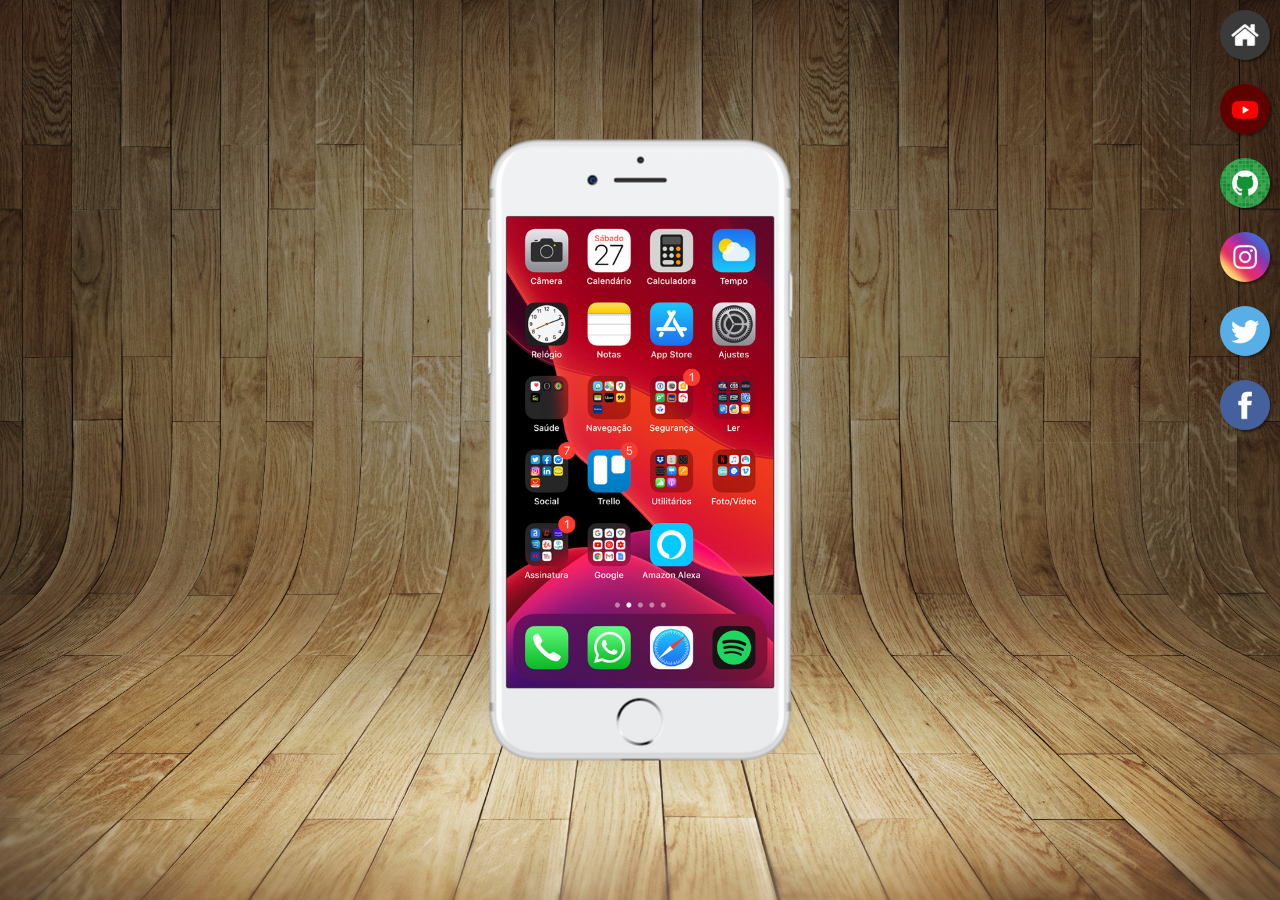
<file: index.html>
<!DOCTYPE html>
<html lang="pt-br">
<head>
    <meta charset="UTF-8">
    <meta name="viewport" content="width=device-width, initial-scale=1.0">
    <link rel="shortcut icon" href="favicon.ico" type="image/x-icon">
    <link rel="stylesheet" href="estilos/style.css">
    <title>Projeto Redes Sociais</title>
</head>
<body>
    <main>
        <section id="telefone">
            <iframe src="home.html" frameborder="0" name="tela" id="tela"></iframe>
        </section>
        <section id="redes-sociais">
            <a href="home.html" target="tela"><img src="imagens/logo-home.jpg" alt=""></a><br>
            <a href="youtube.html" target="tela"><img src="imagens/logo-youtube.jpg" alt=""></a><br>
            <a href="github.html" target="tela"><img src="imagens/logo-github.jpg" alt=""></a><br>
            <a href="instagram.html" target="tela"><img src="imagens/logo-instagram.jpg" alt=""></a><br>
            <a href="twitter.html" target="tela"><img src="imagens/logo-twitter.jpg" alt=""></a><br>
            <a href="facebook.html" target="tela"><img src="imagens/logo-facebook.jpg" alt=""></a>
        </section>
    </main>
</body>
</html>
</file>
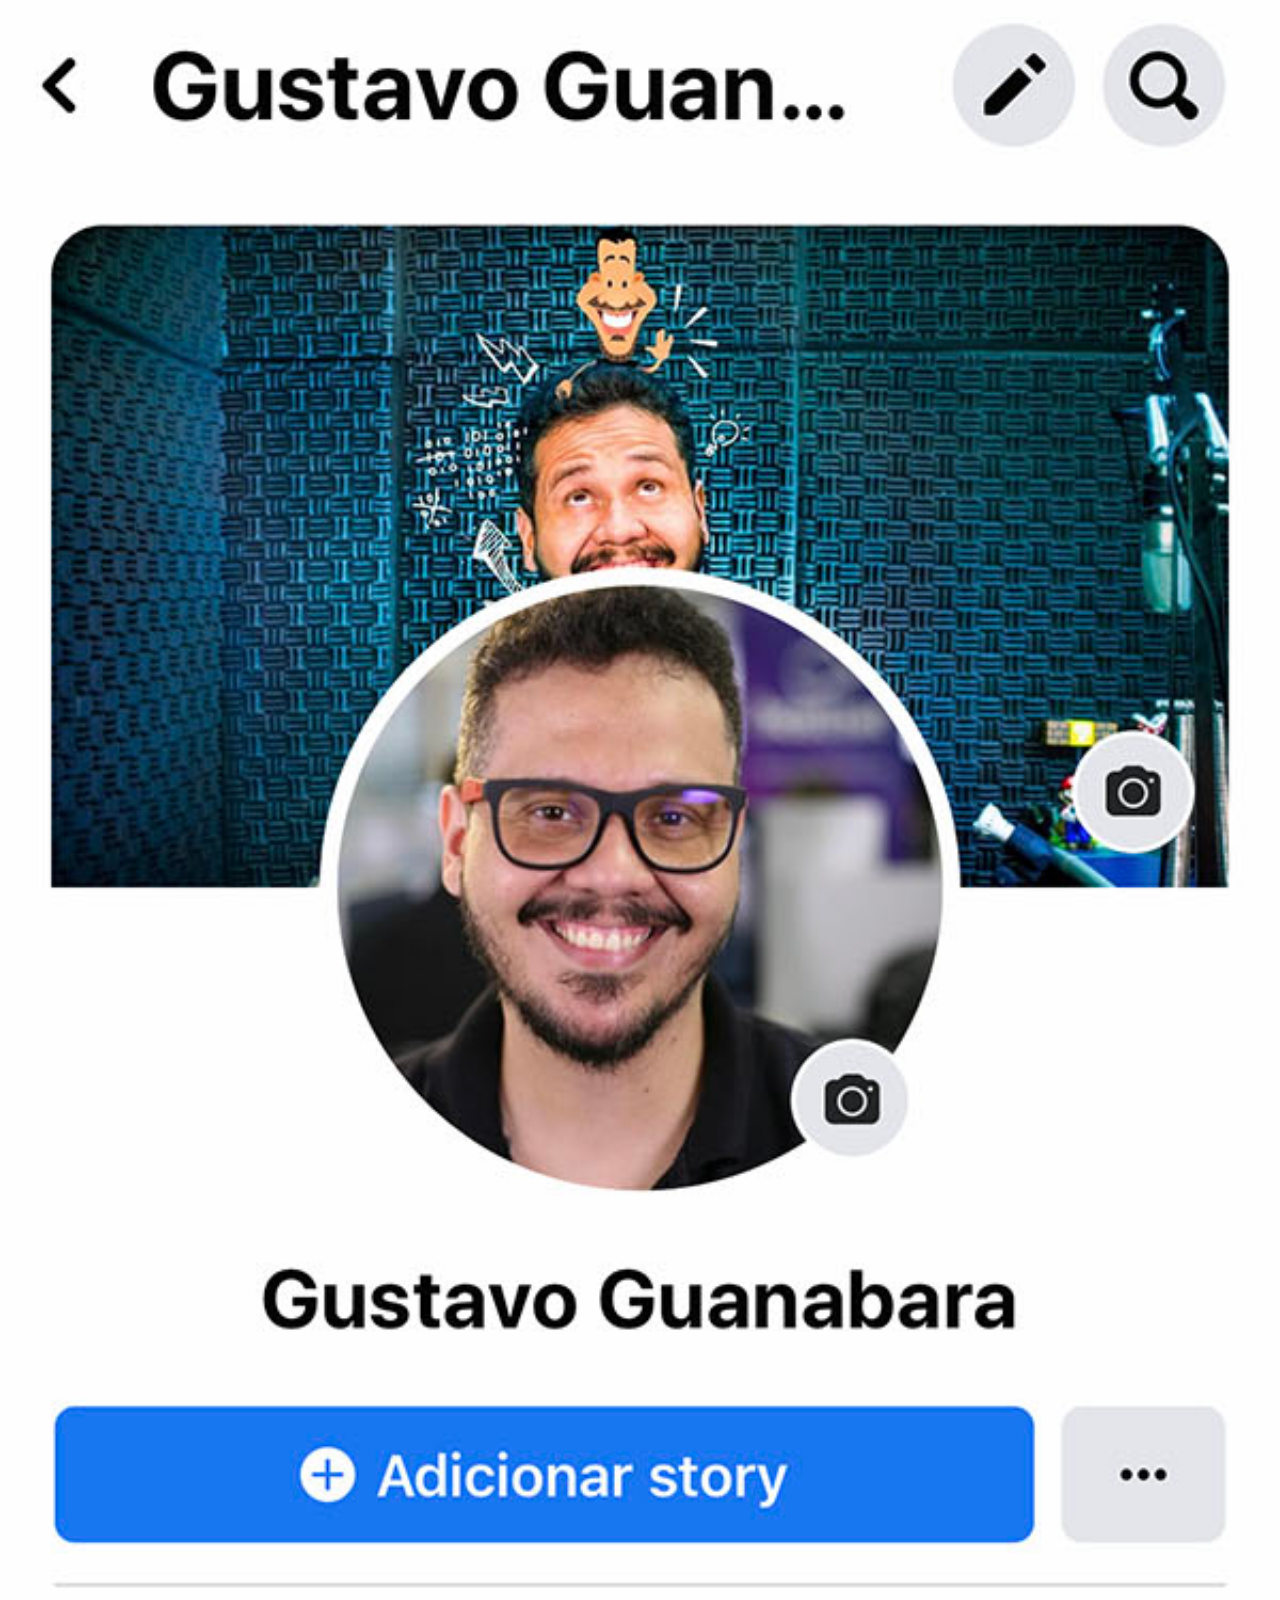
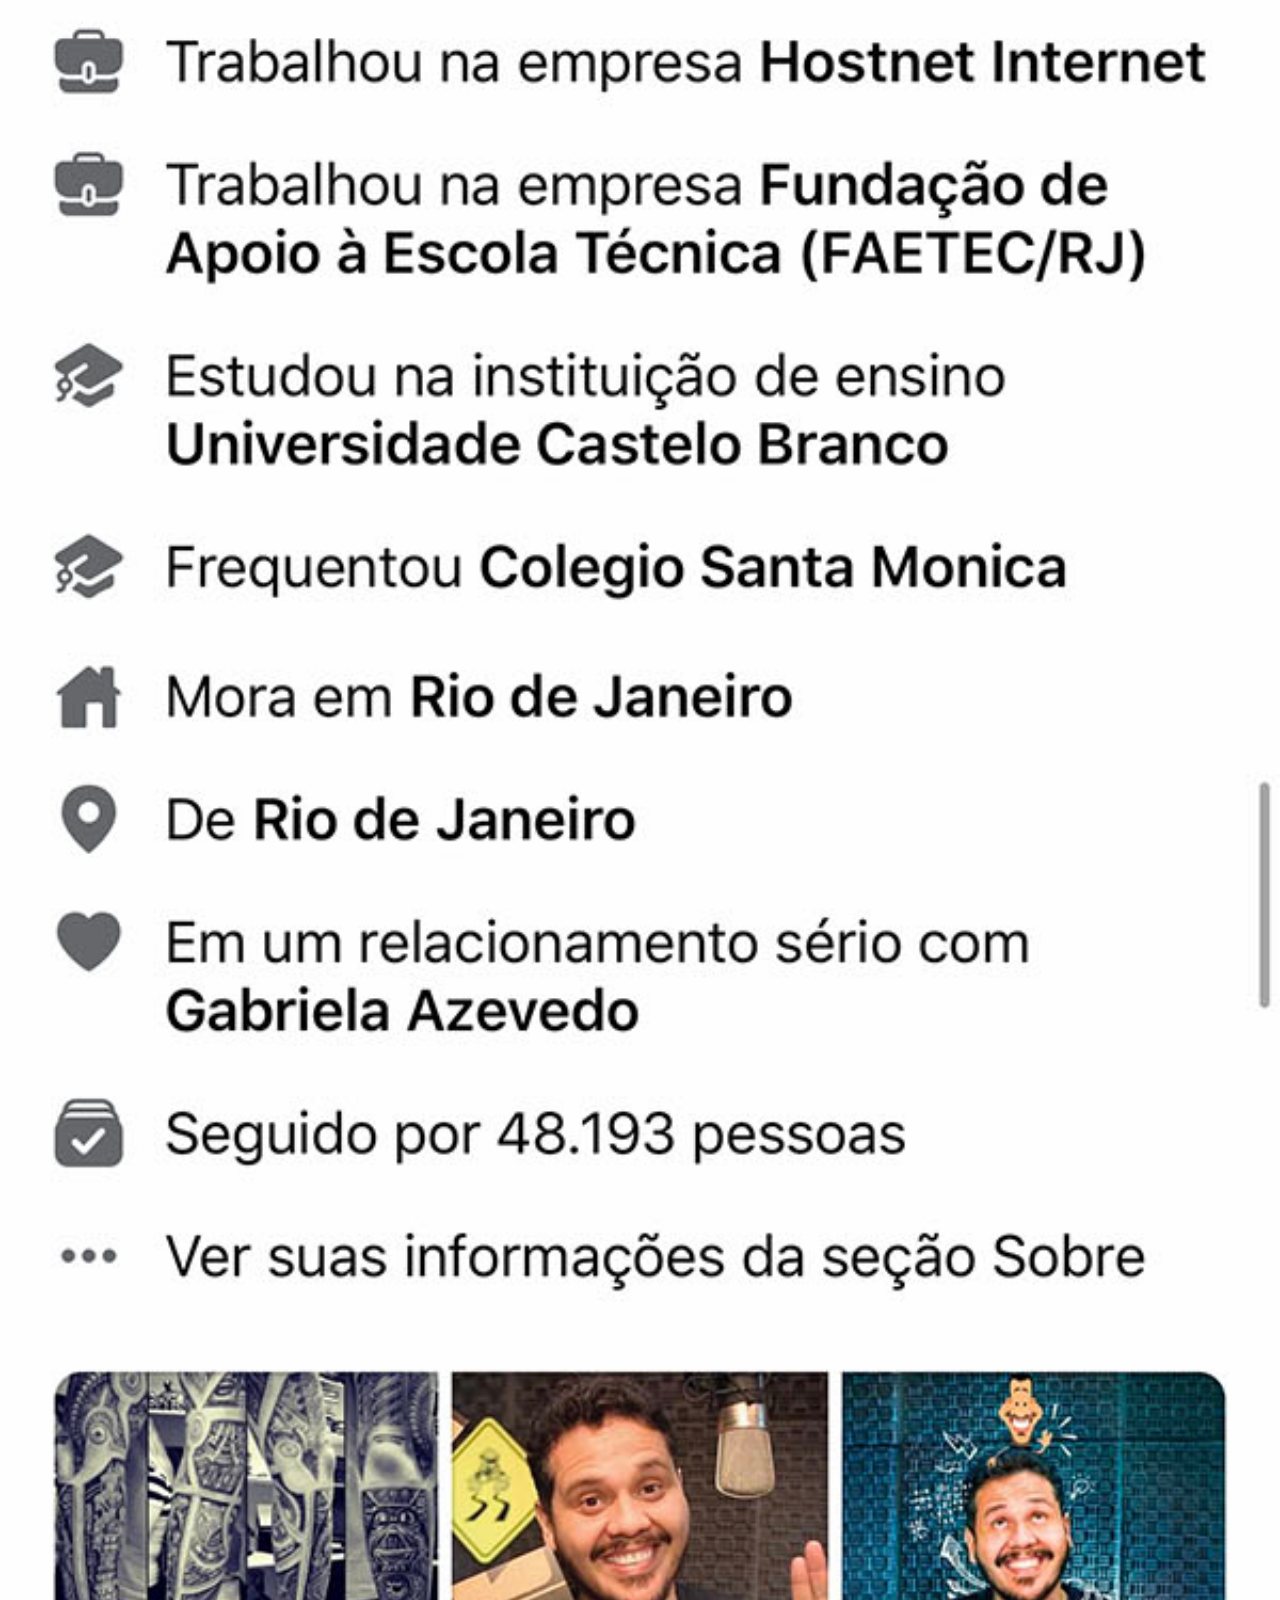
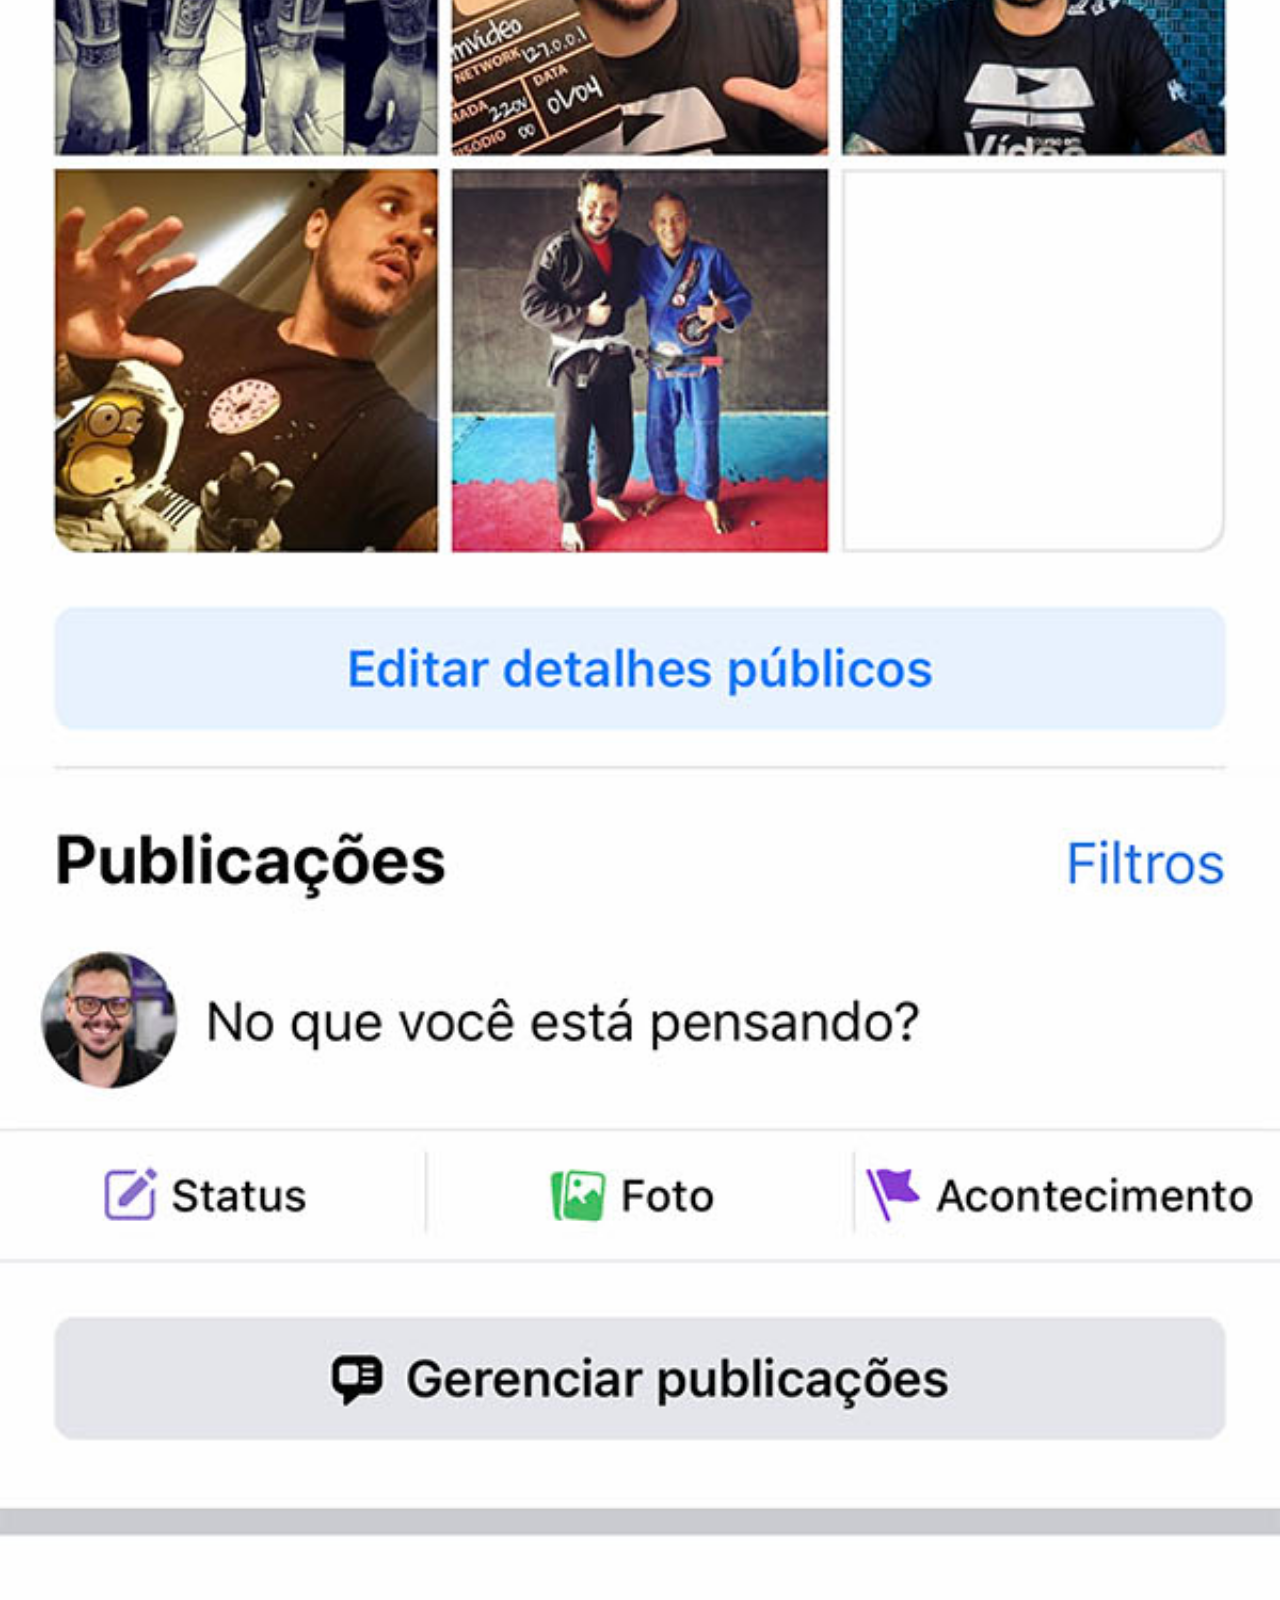
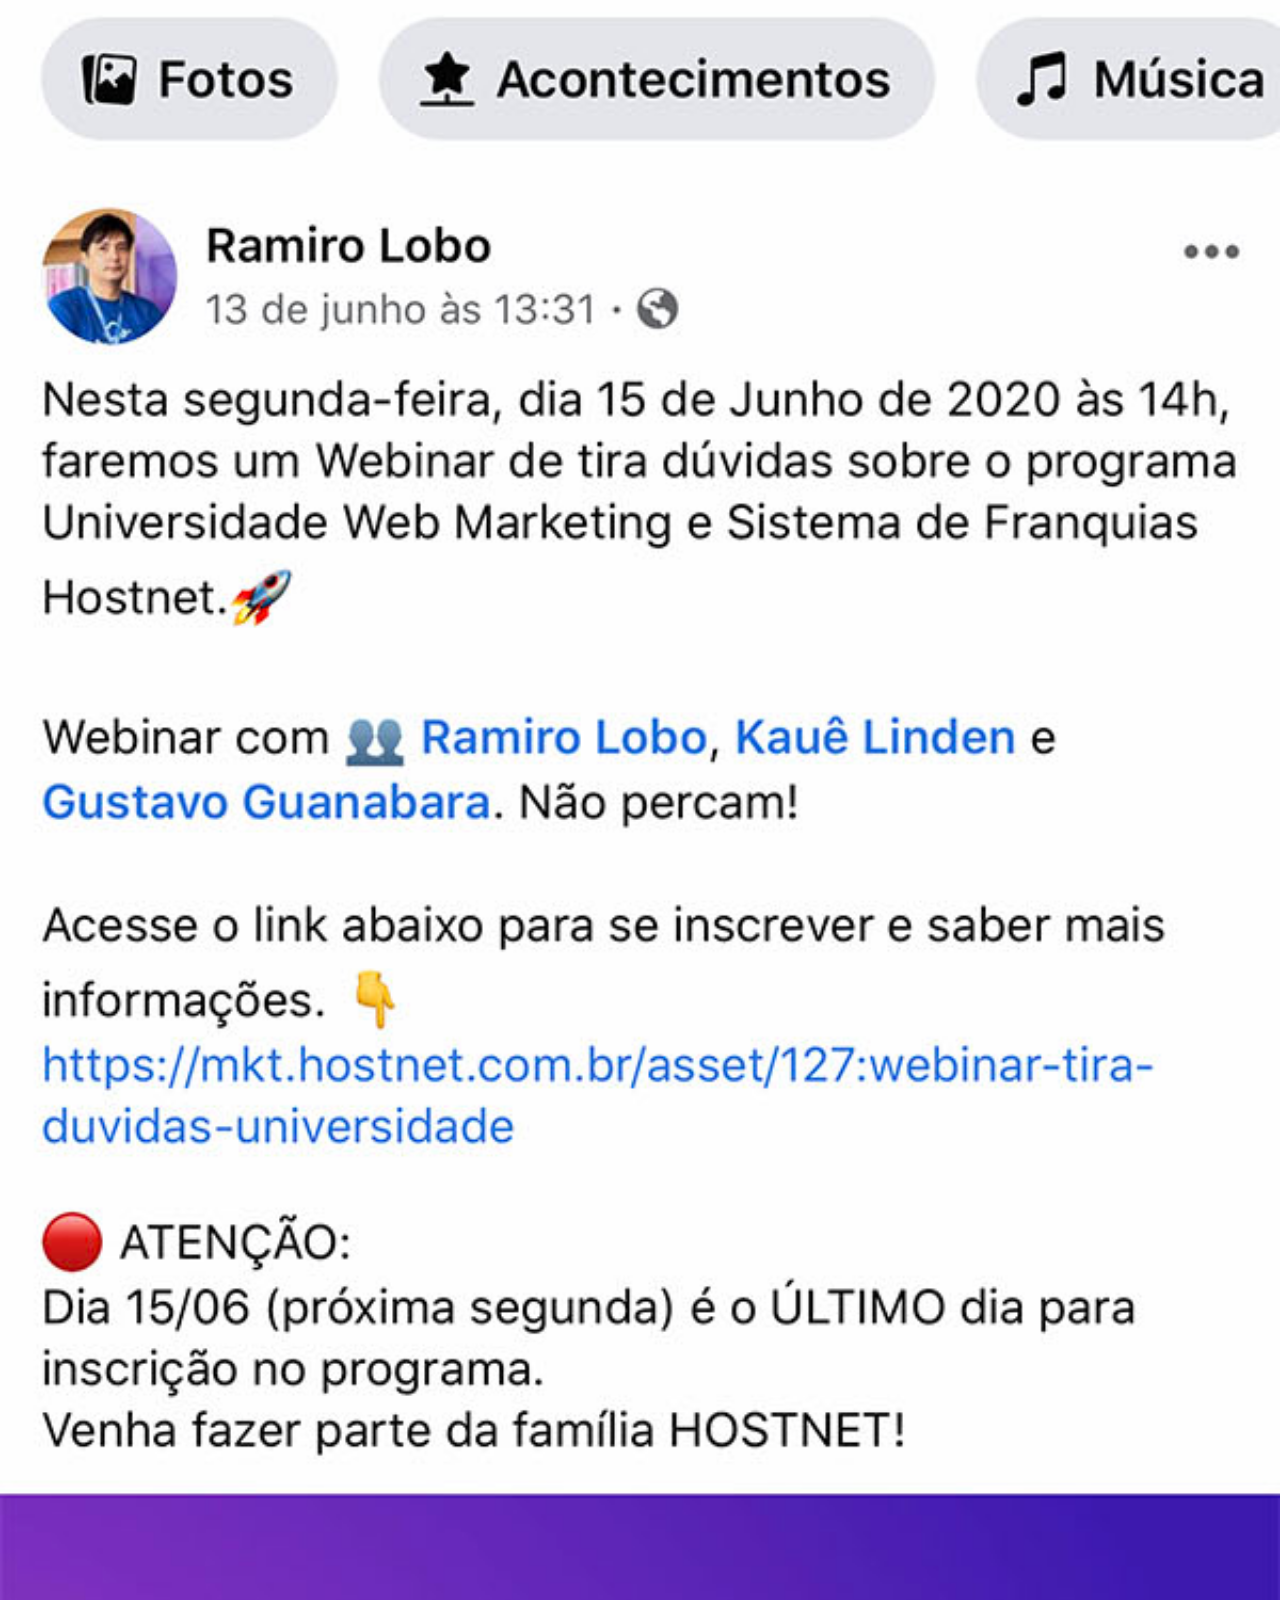
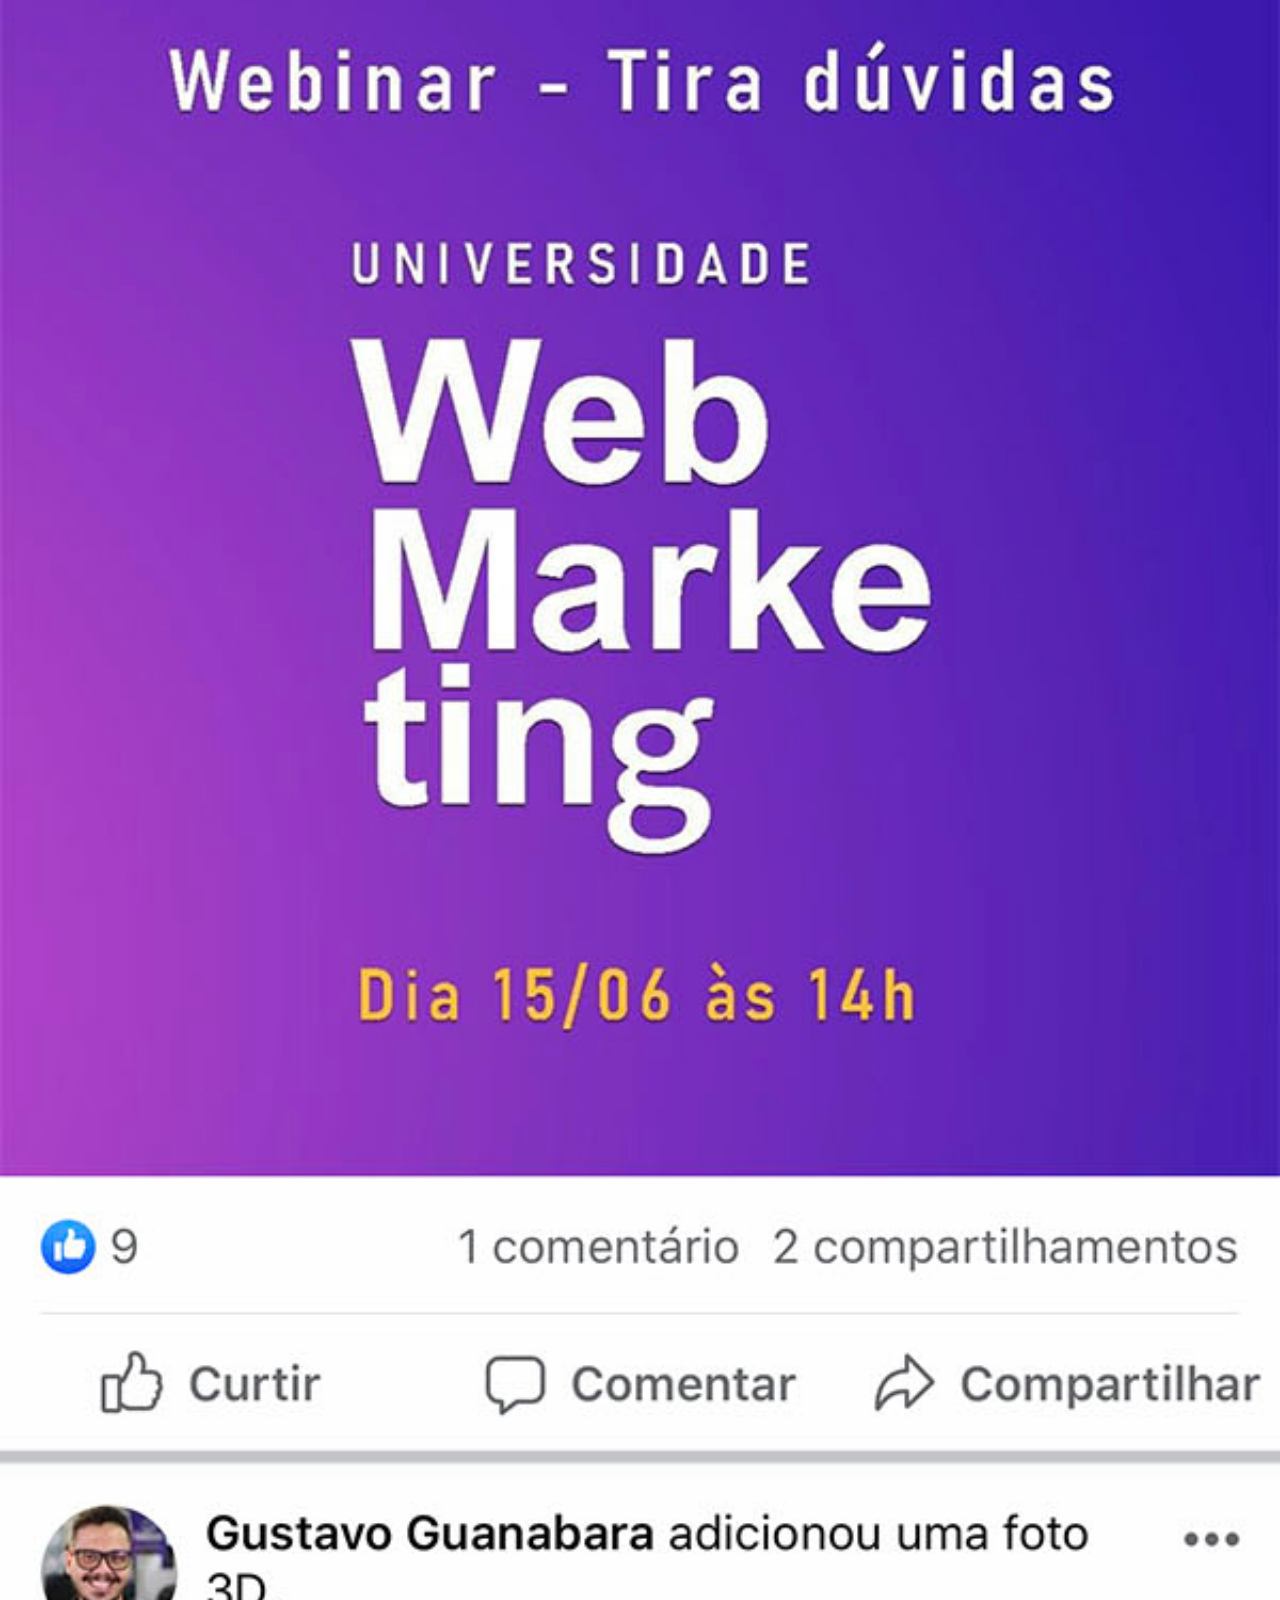
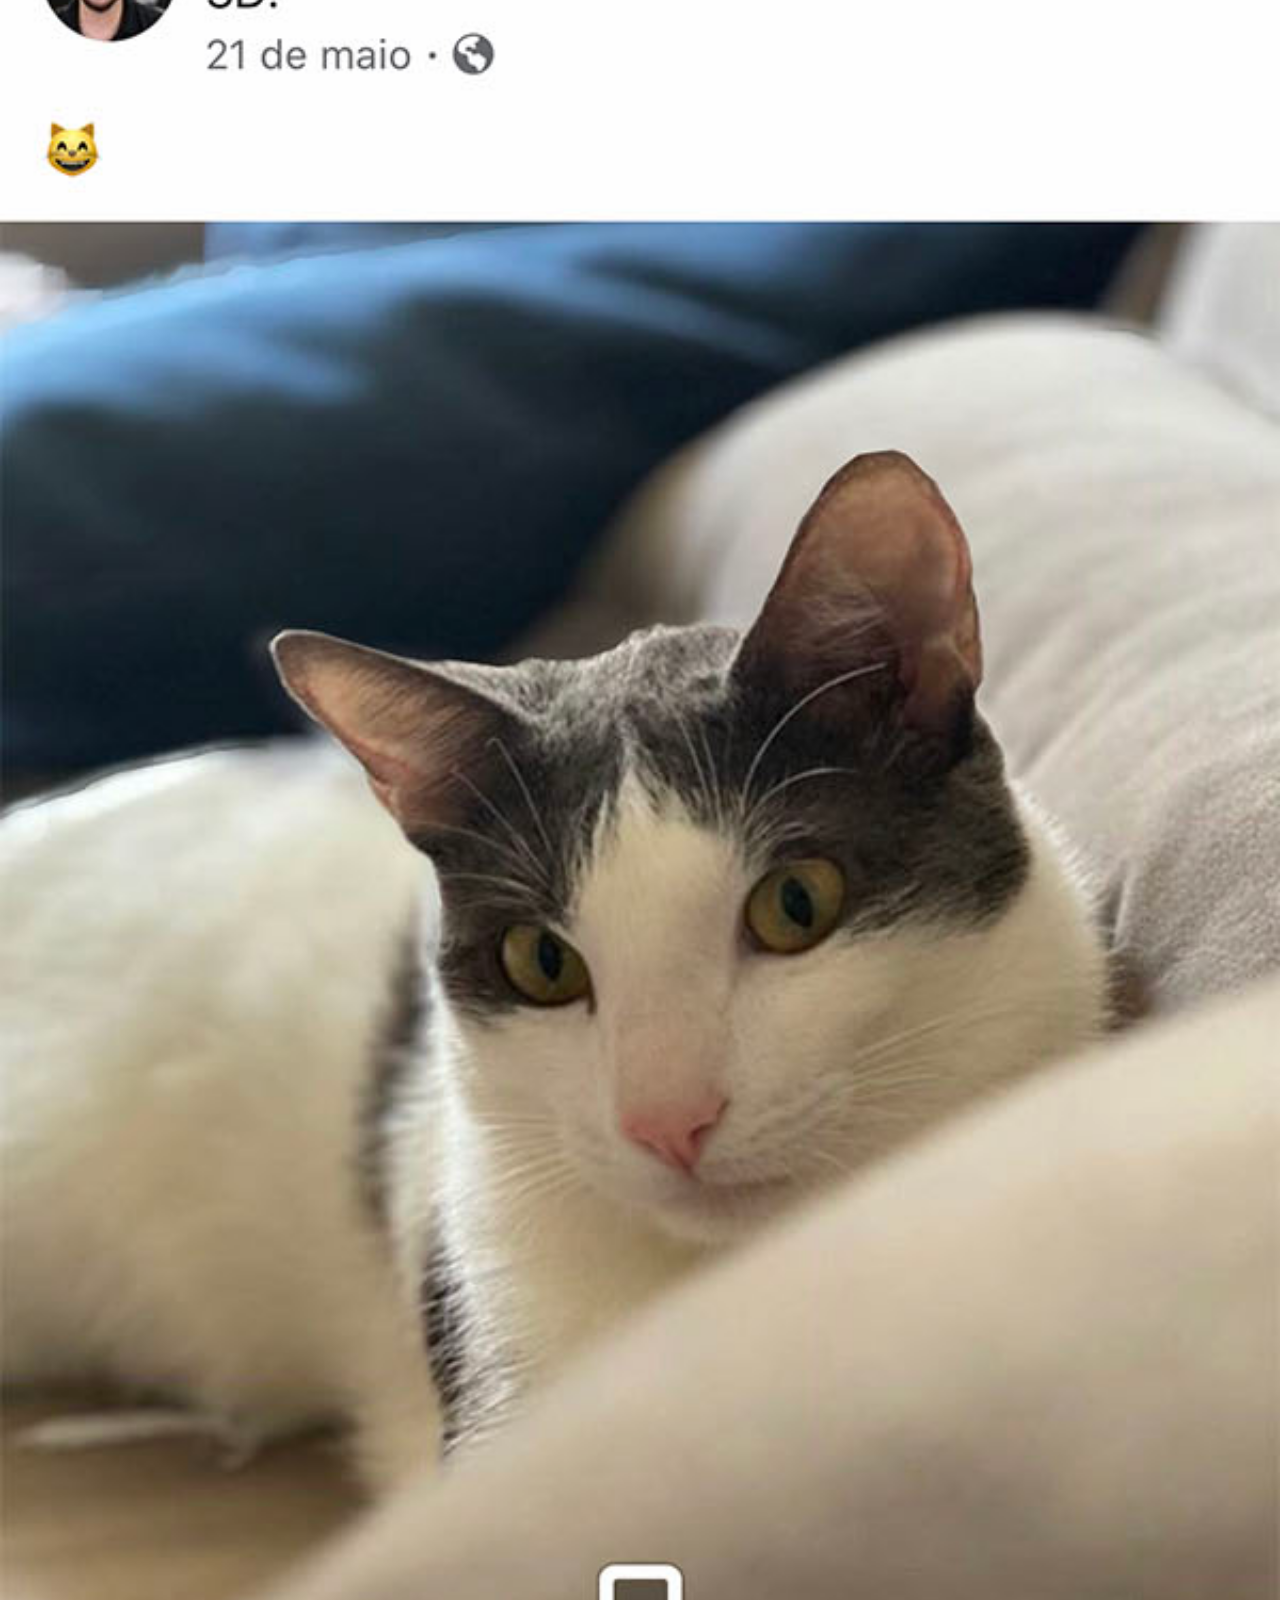
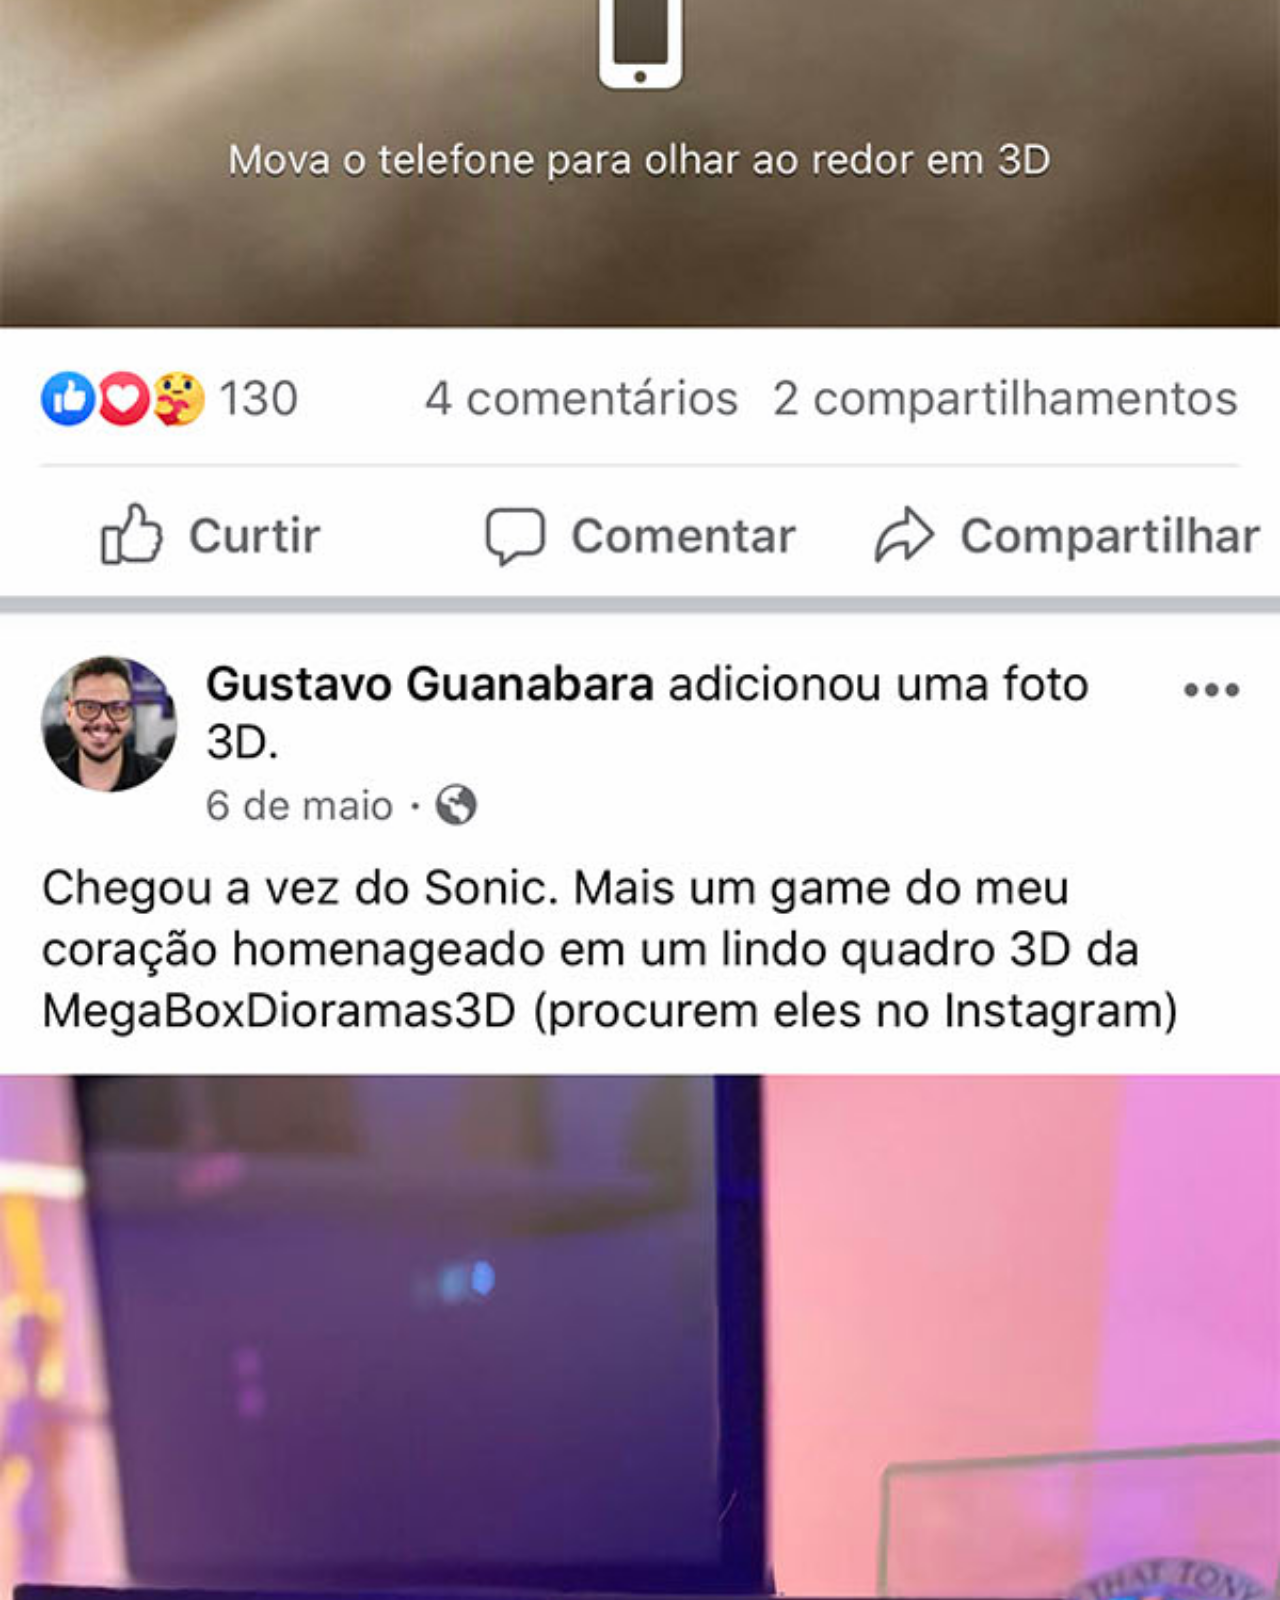
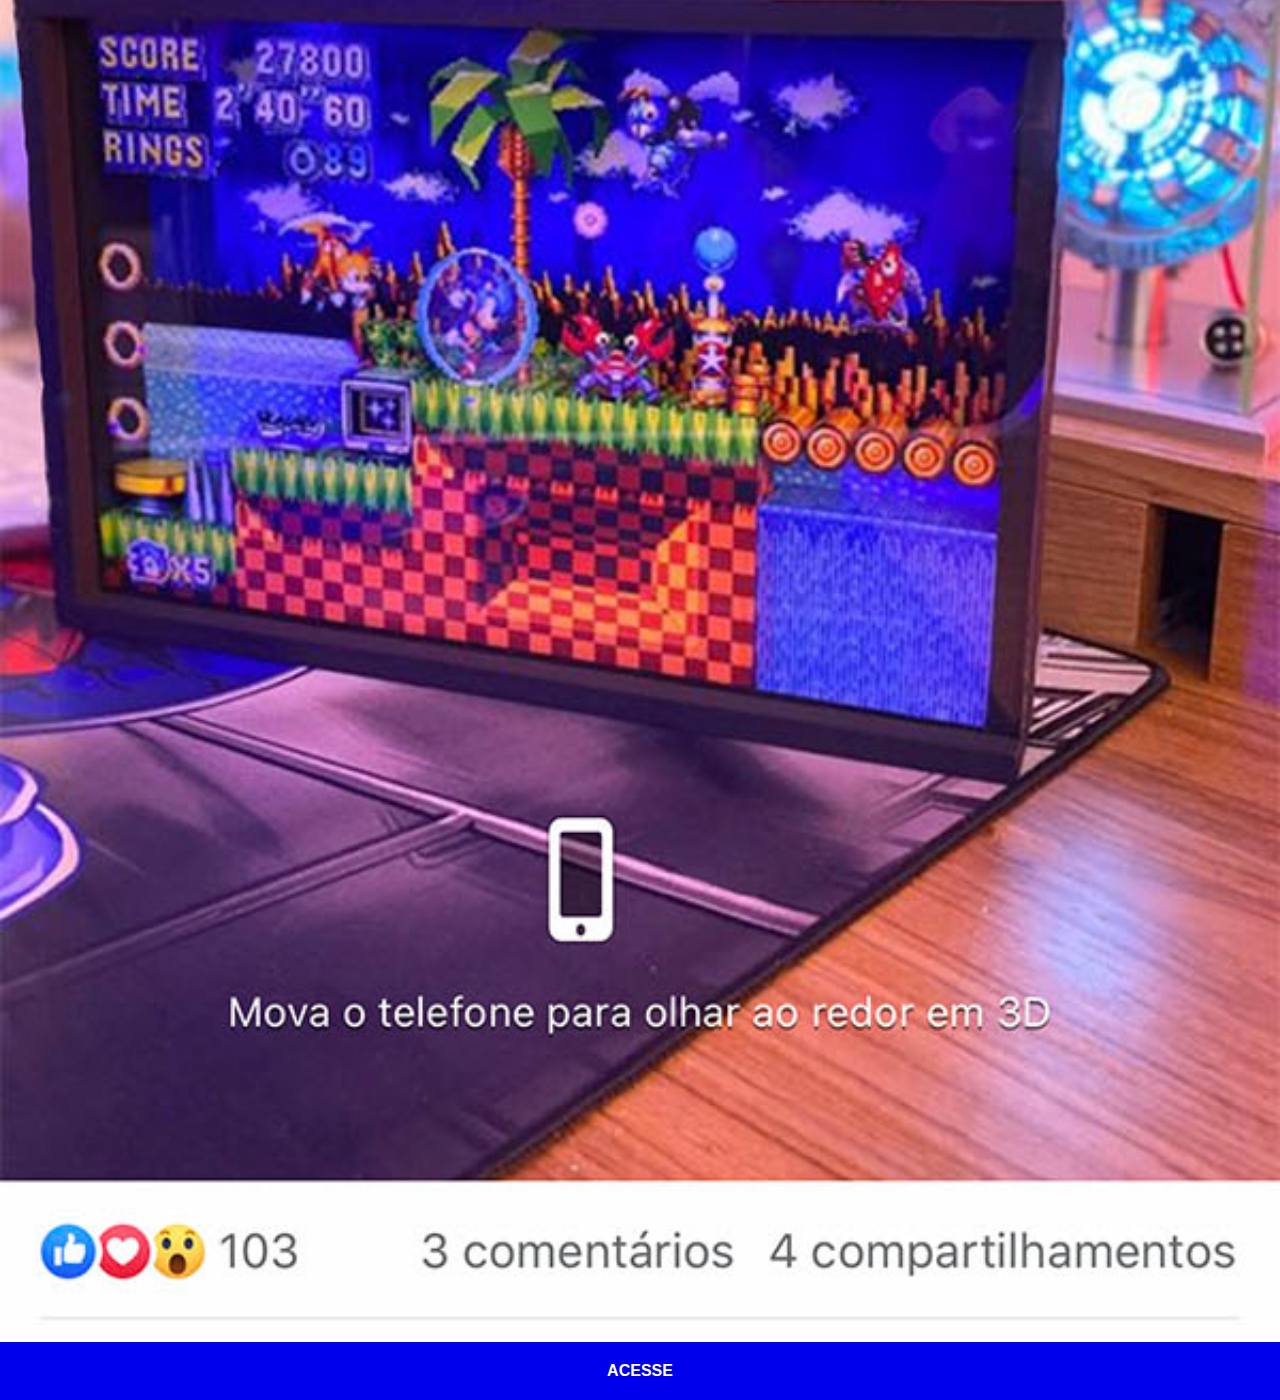
<file: facebook.html>
<!DOCTYPE html>
<html lang="pt-br">
<head>
    <meta charset="UTF-8">
    <meta name="viewport" content="width=device-width, initial-scale=1.0">
    <title>YouTube</title>
    <link rel="stylesheet" href="estilos/social.css"> 
</head>
<body>
    <img src="imagens/tela-facebook.jpg" alt="Facebook">
    <a href="https://www.facebook.com/gustavoguanabara/?locale=pt_BR" target="_blank">ACESSE</a>
</body>
</html>
</file>
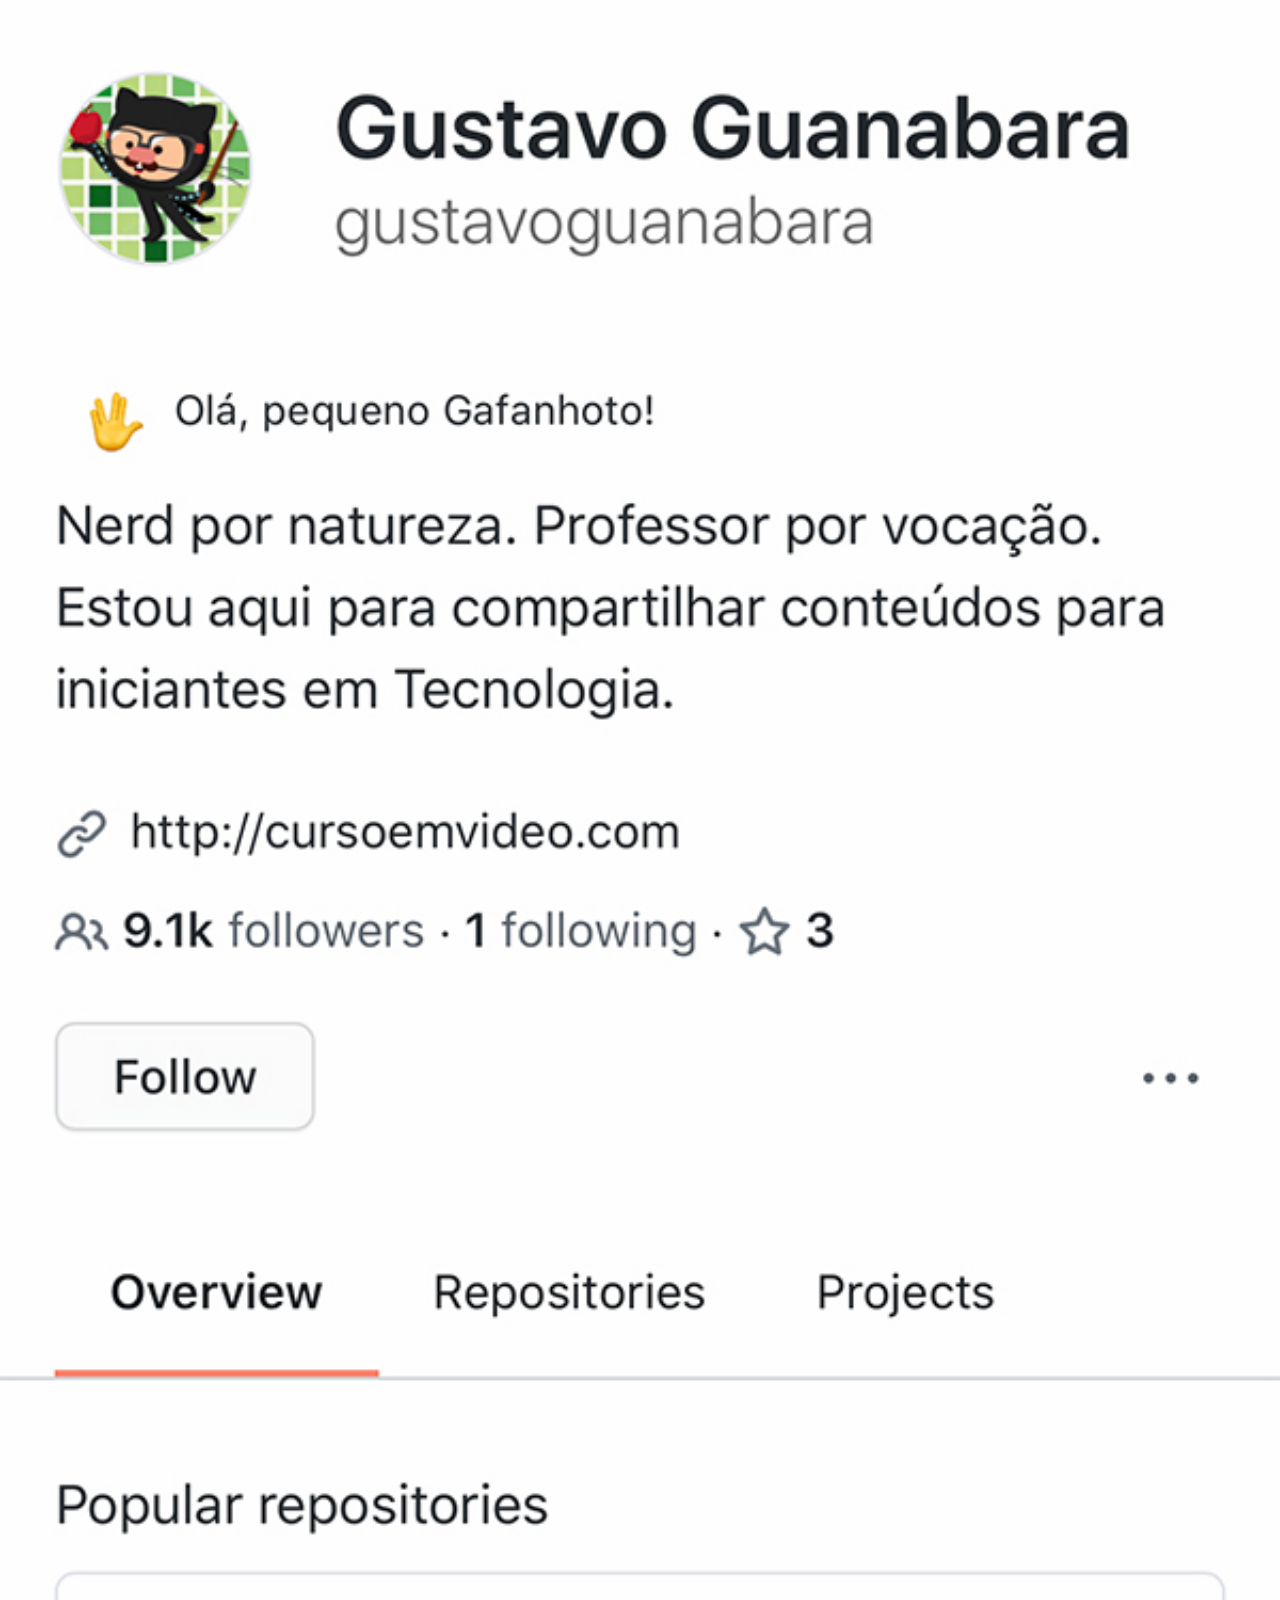
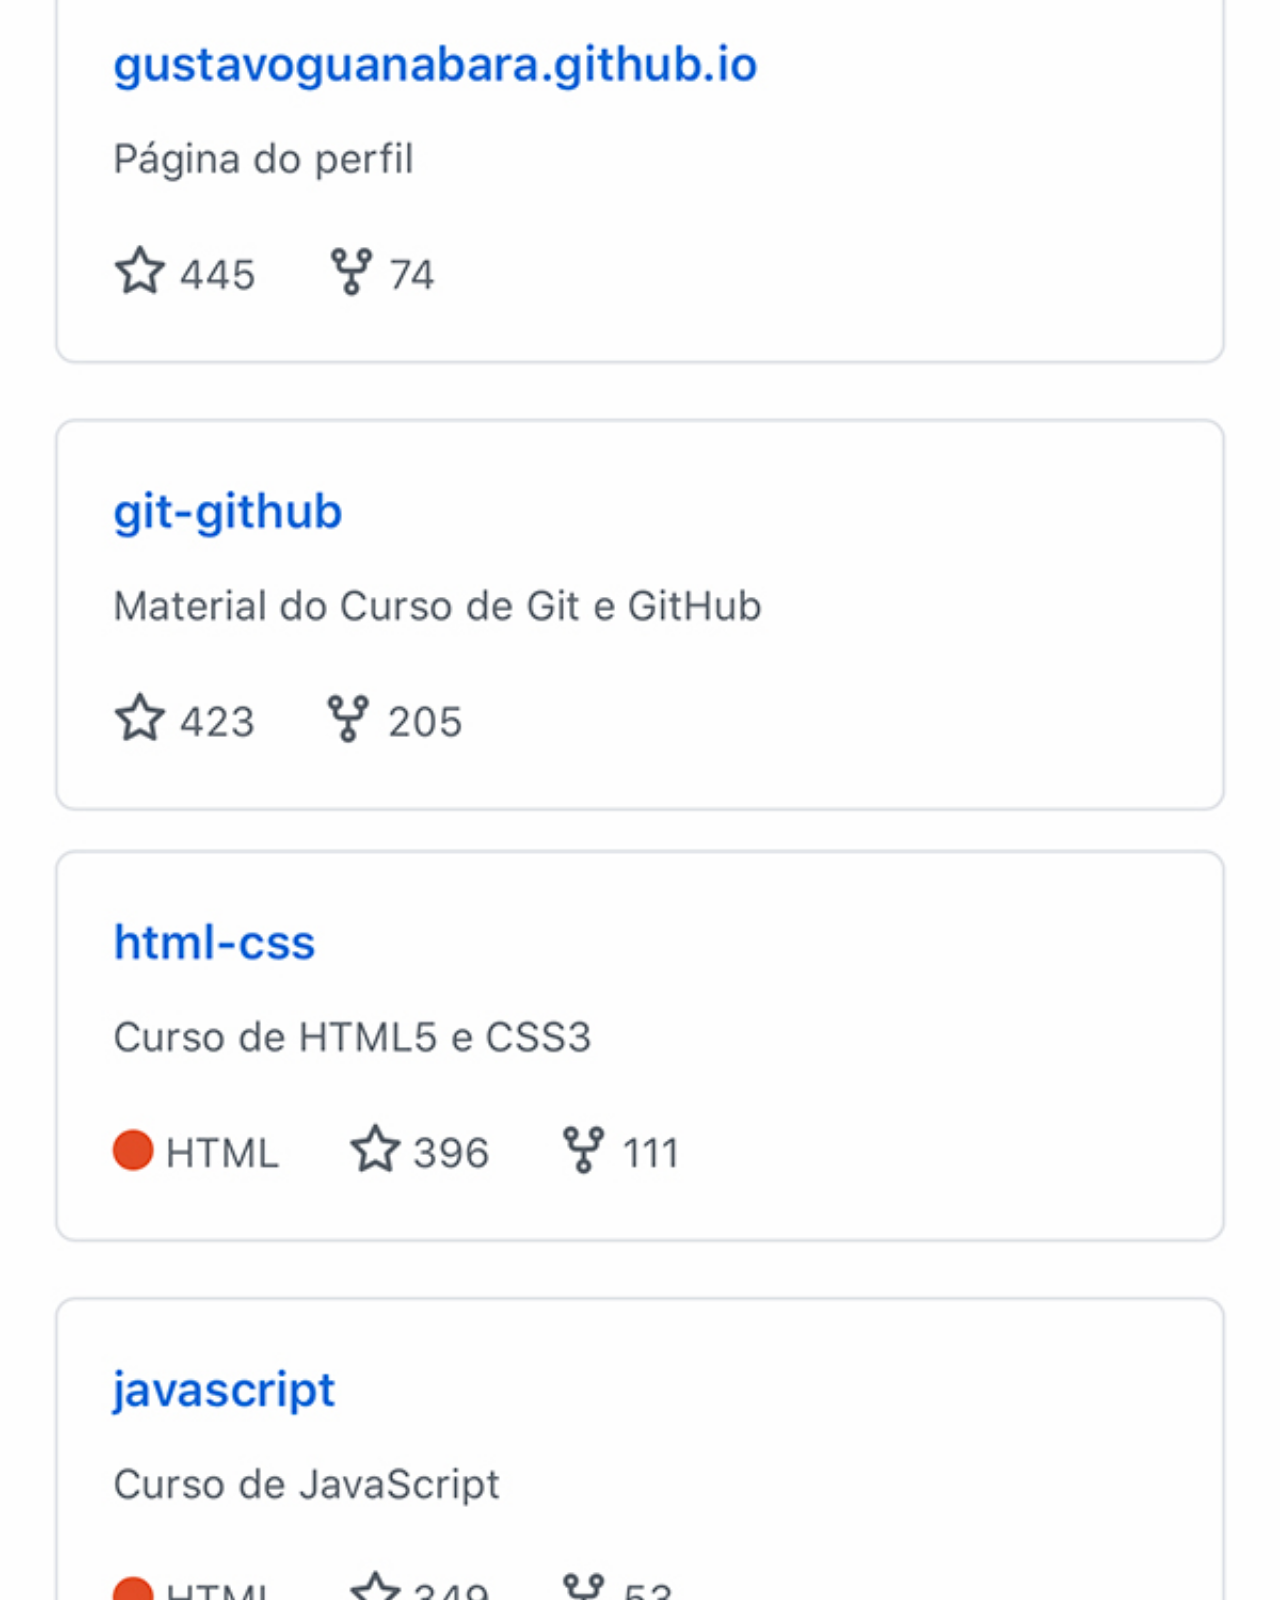
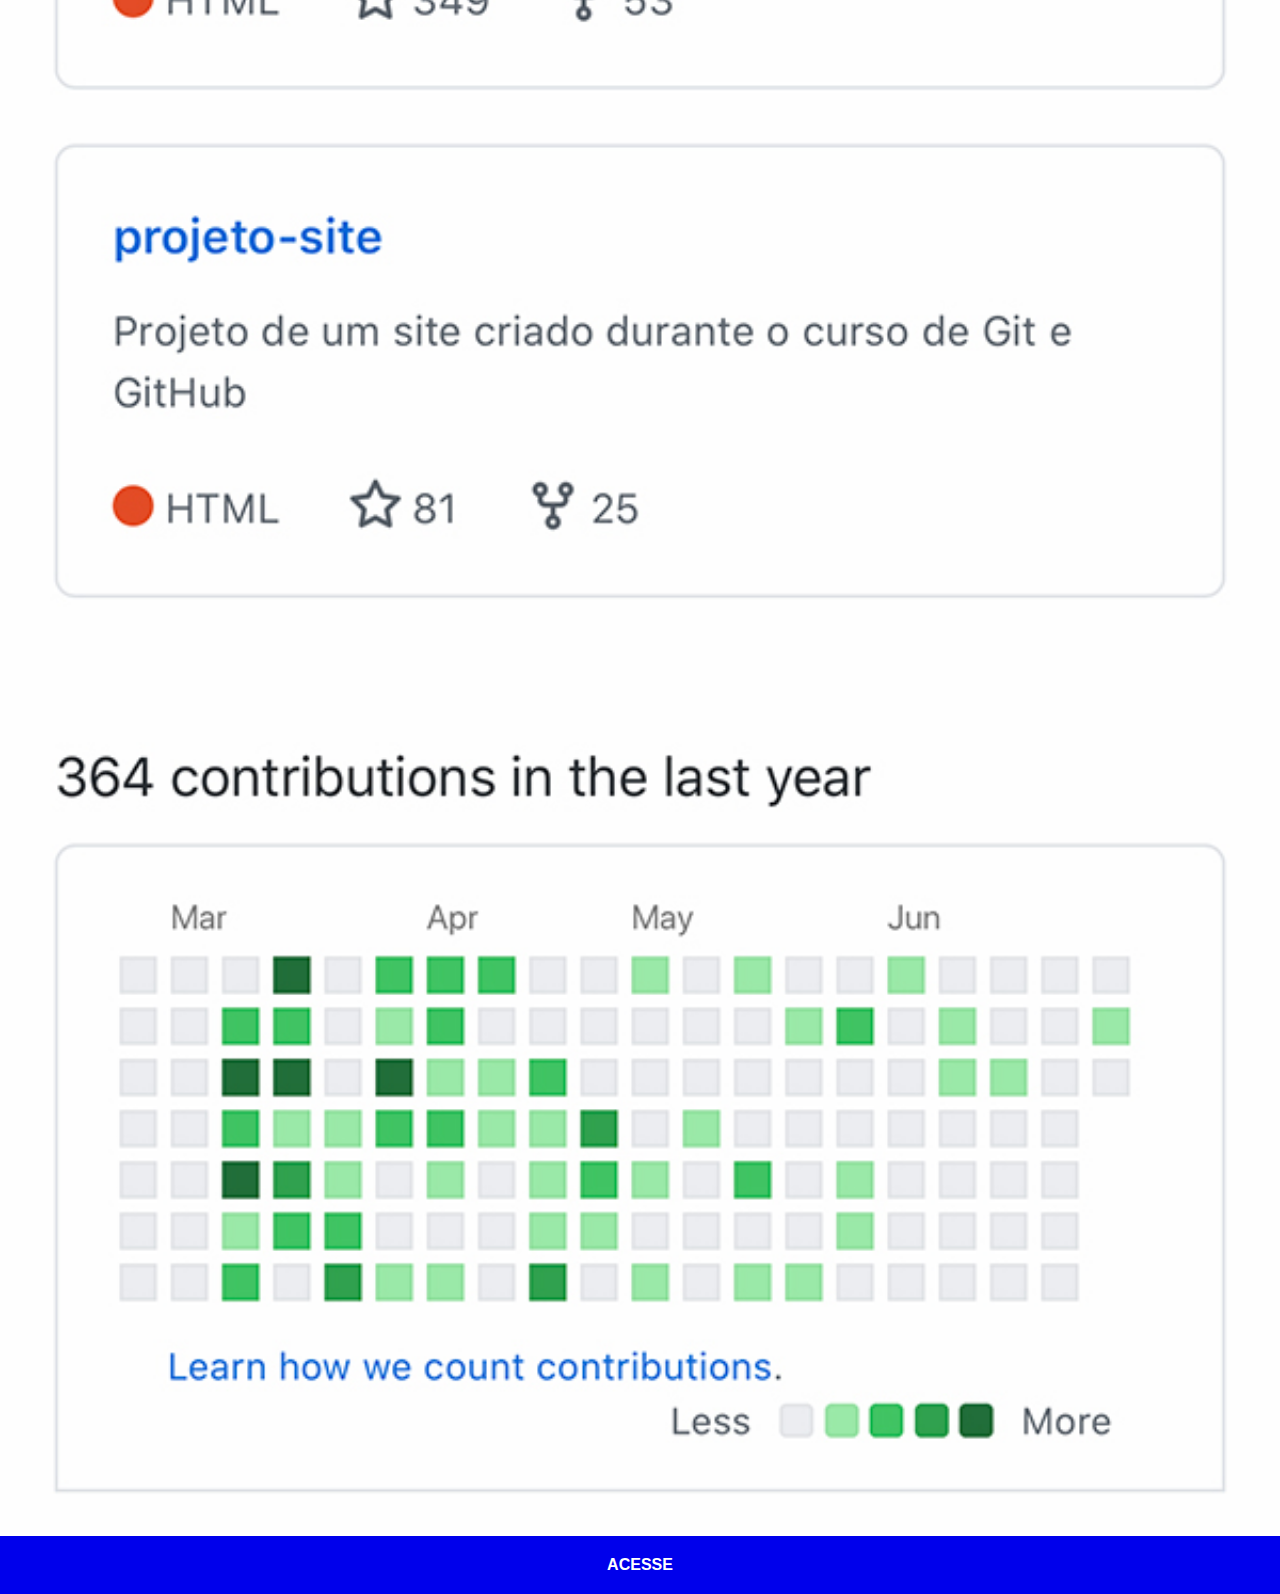
<file: github.html>
<!DOCTYPE html>
<html lang="pt-br">
<head>
    <meta charset="UTF-8">
    <meta name="viewport" content="width=device-width, initial-scale=1.0">
    <title>GitHub</title>
    <link rel="stylesheet" href="estilos/social.css"> 
</head>
<body>
    <img src="imagens/tela-github.jpg" alt="GitHub">
    <a href="https://github.com/gustavoguanabara/" target="_blank">ACESSE</a>
</body>
</html>
</file>
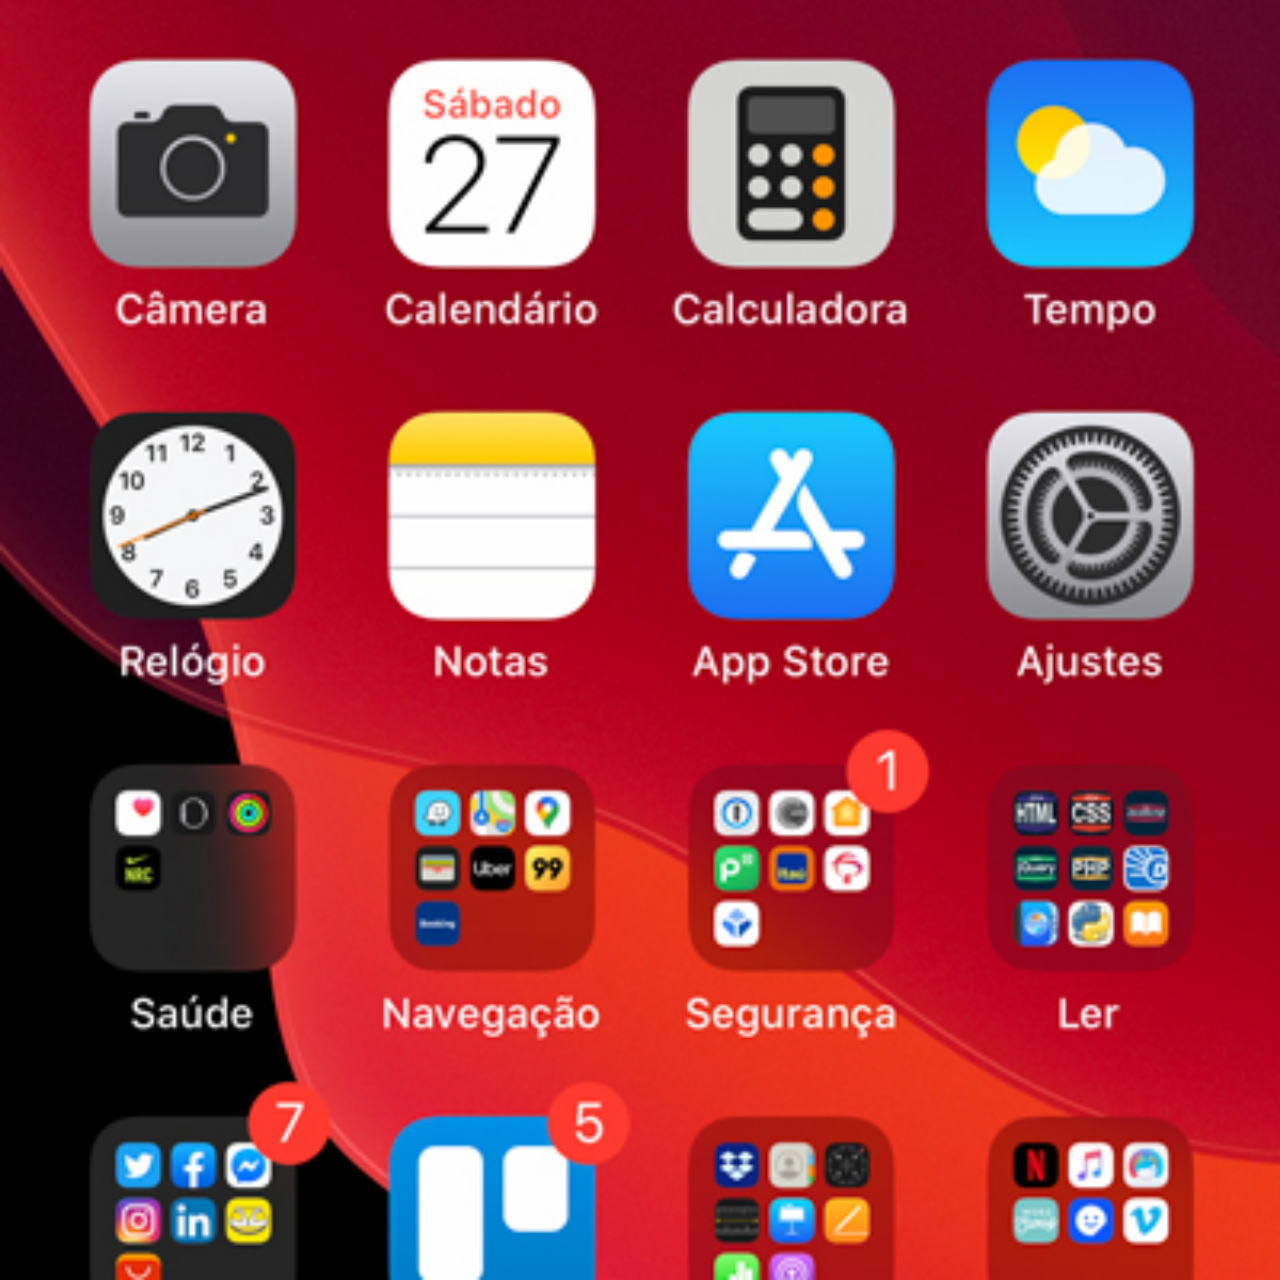
<file: home.html>
<!DOCTYPE html>
<html lang="pt-br">
<head>
    <meta charset="UTF-8">
    <meta name="viewport" content="width=device-width, initial-scale=1.0">
    <title>Home</title>
    <style>
        *{
            margin: 0px;
            padding: 0px;
        }
    
        body{
            width: 100vw;
            height: 100vw;
            background: black url('imagens/tela-home.jpg');
            background-size: cover;
        }
    </style>
</head>
<body>
    
</body>
</html>
</file>
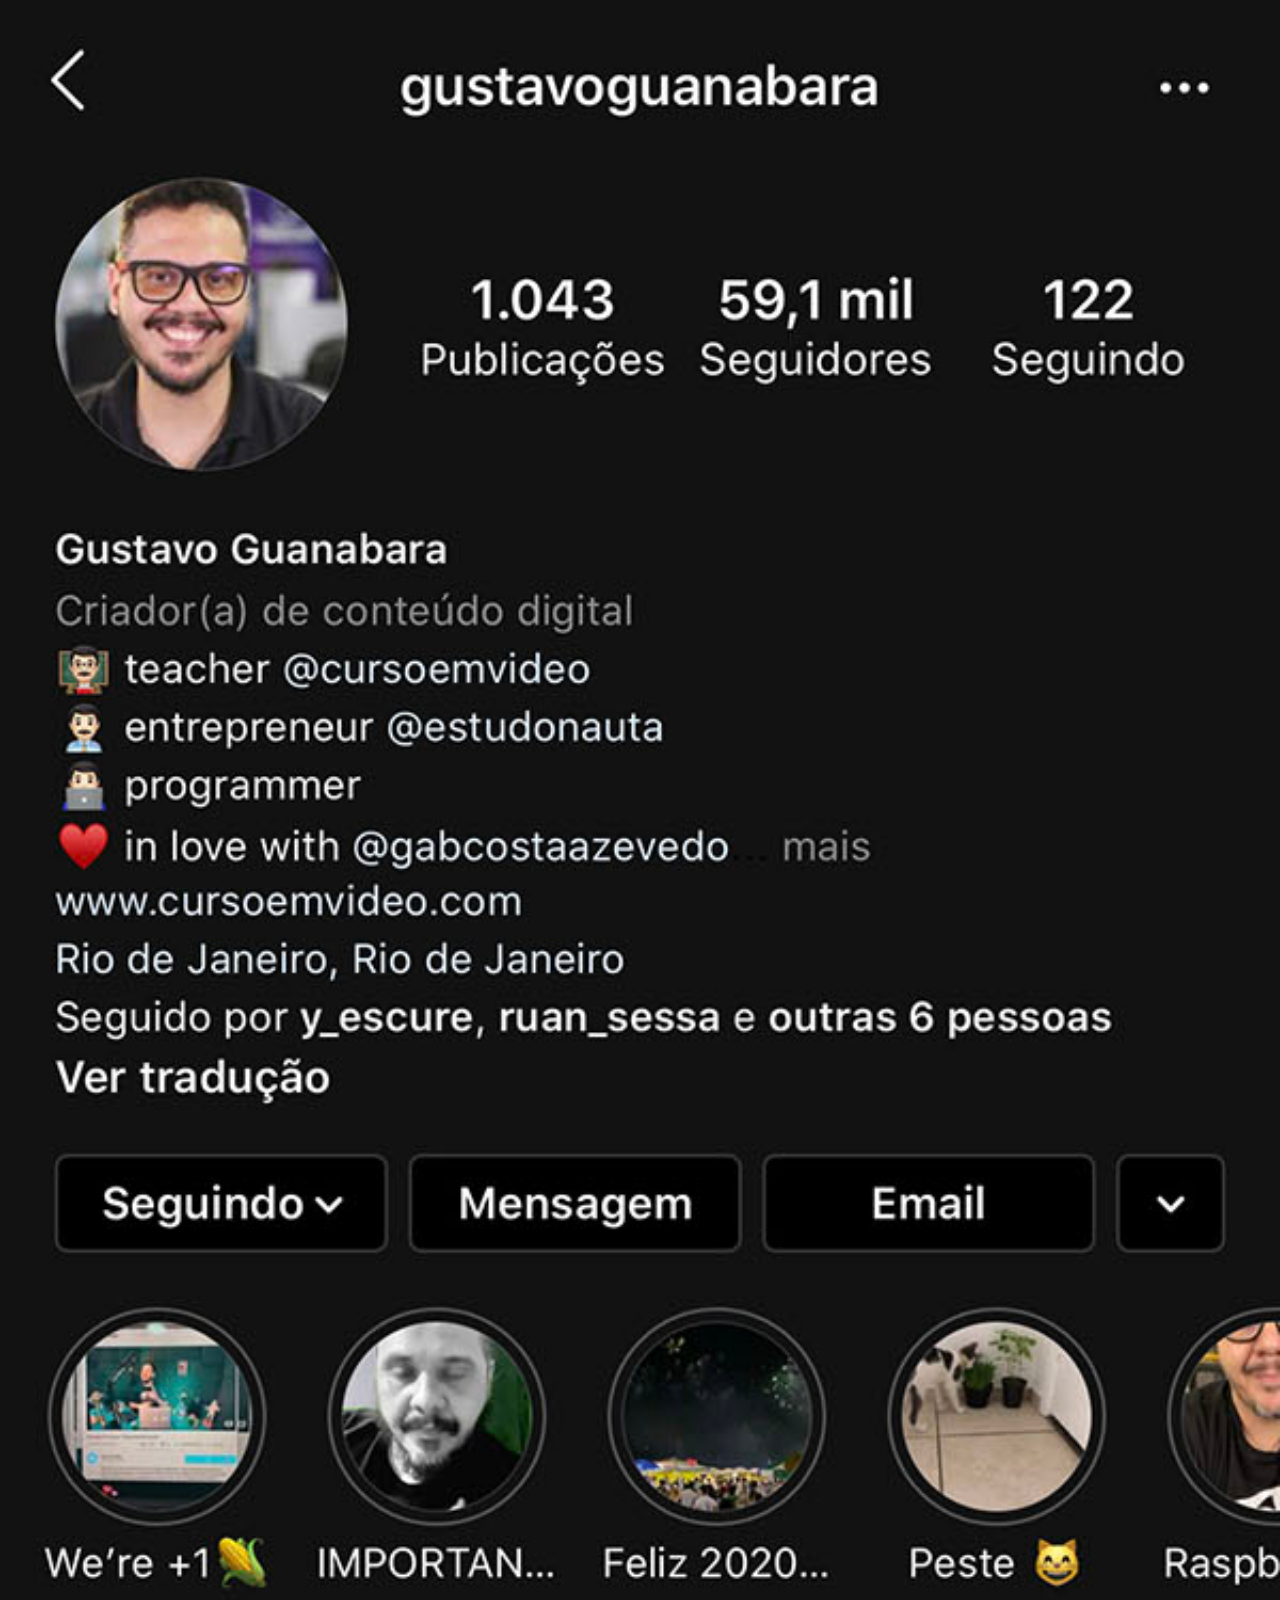
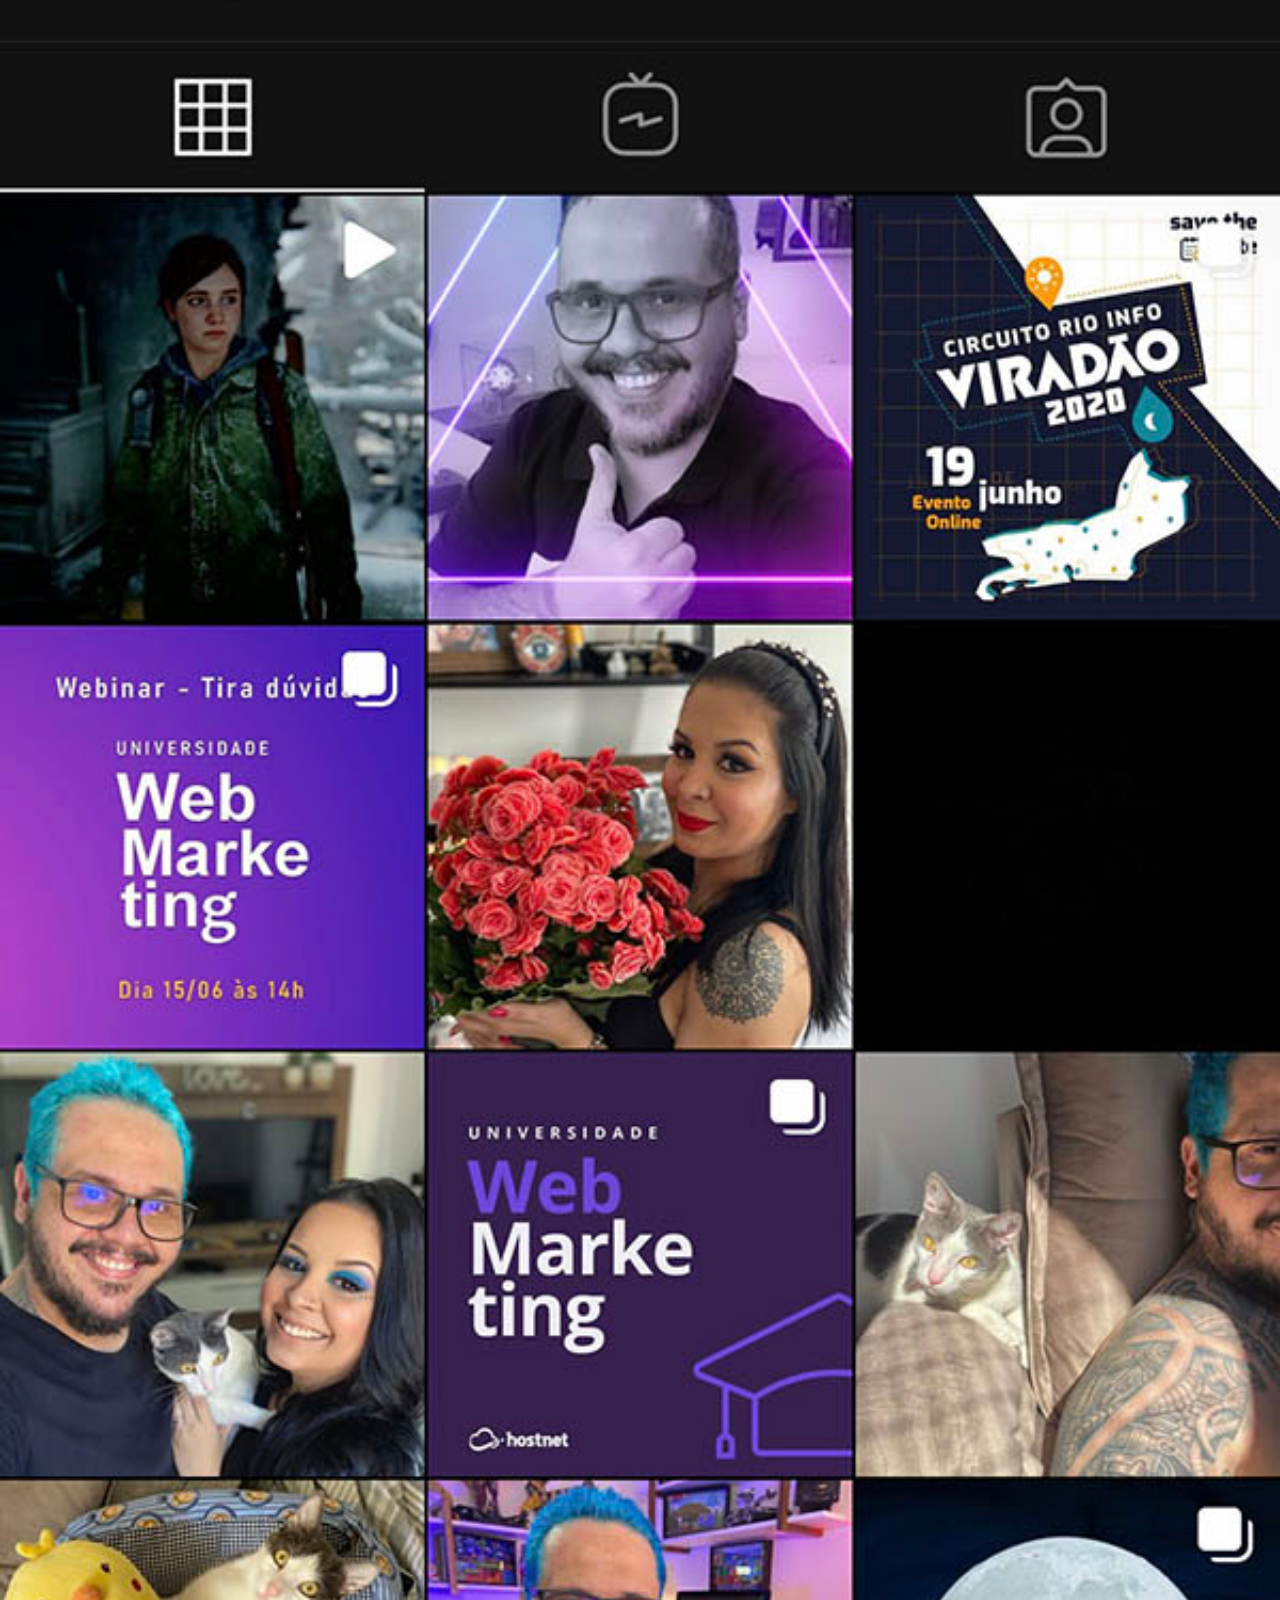
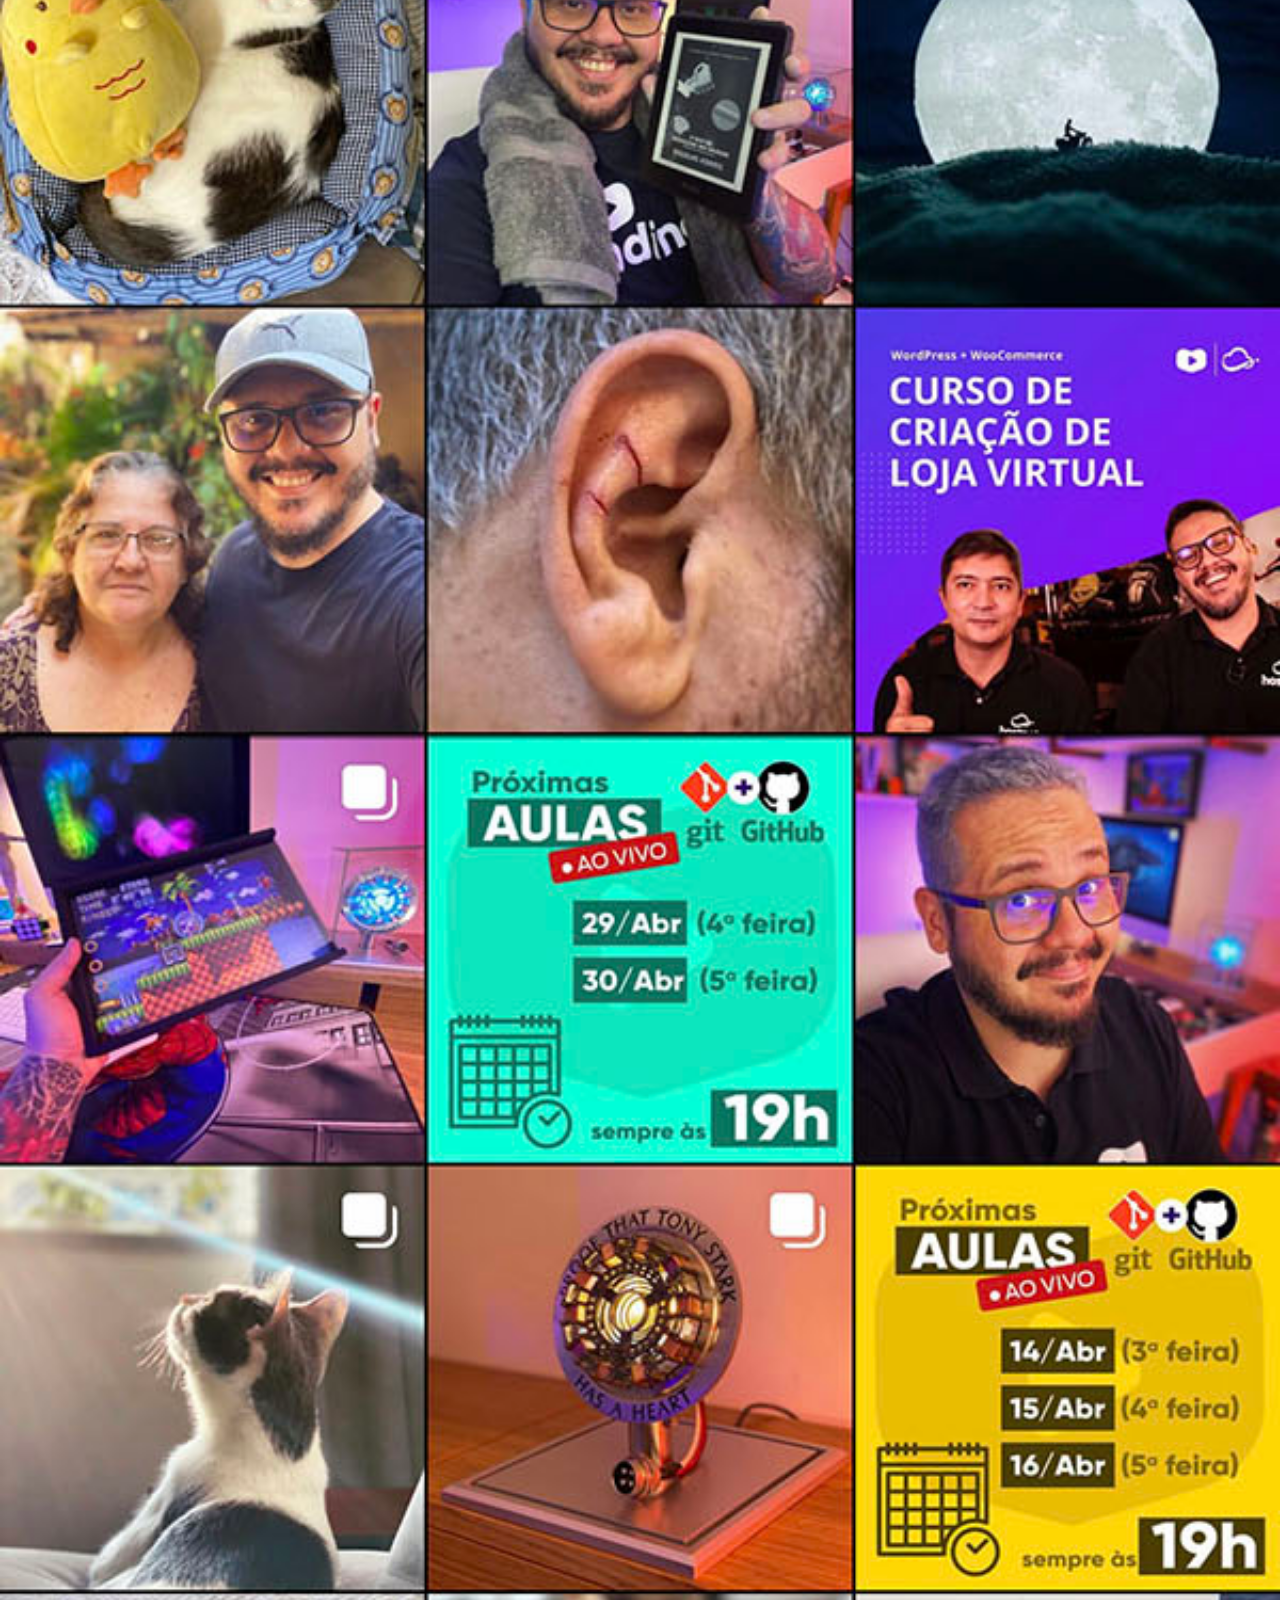
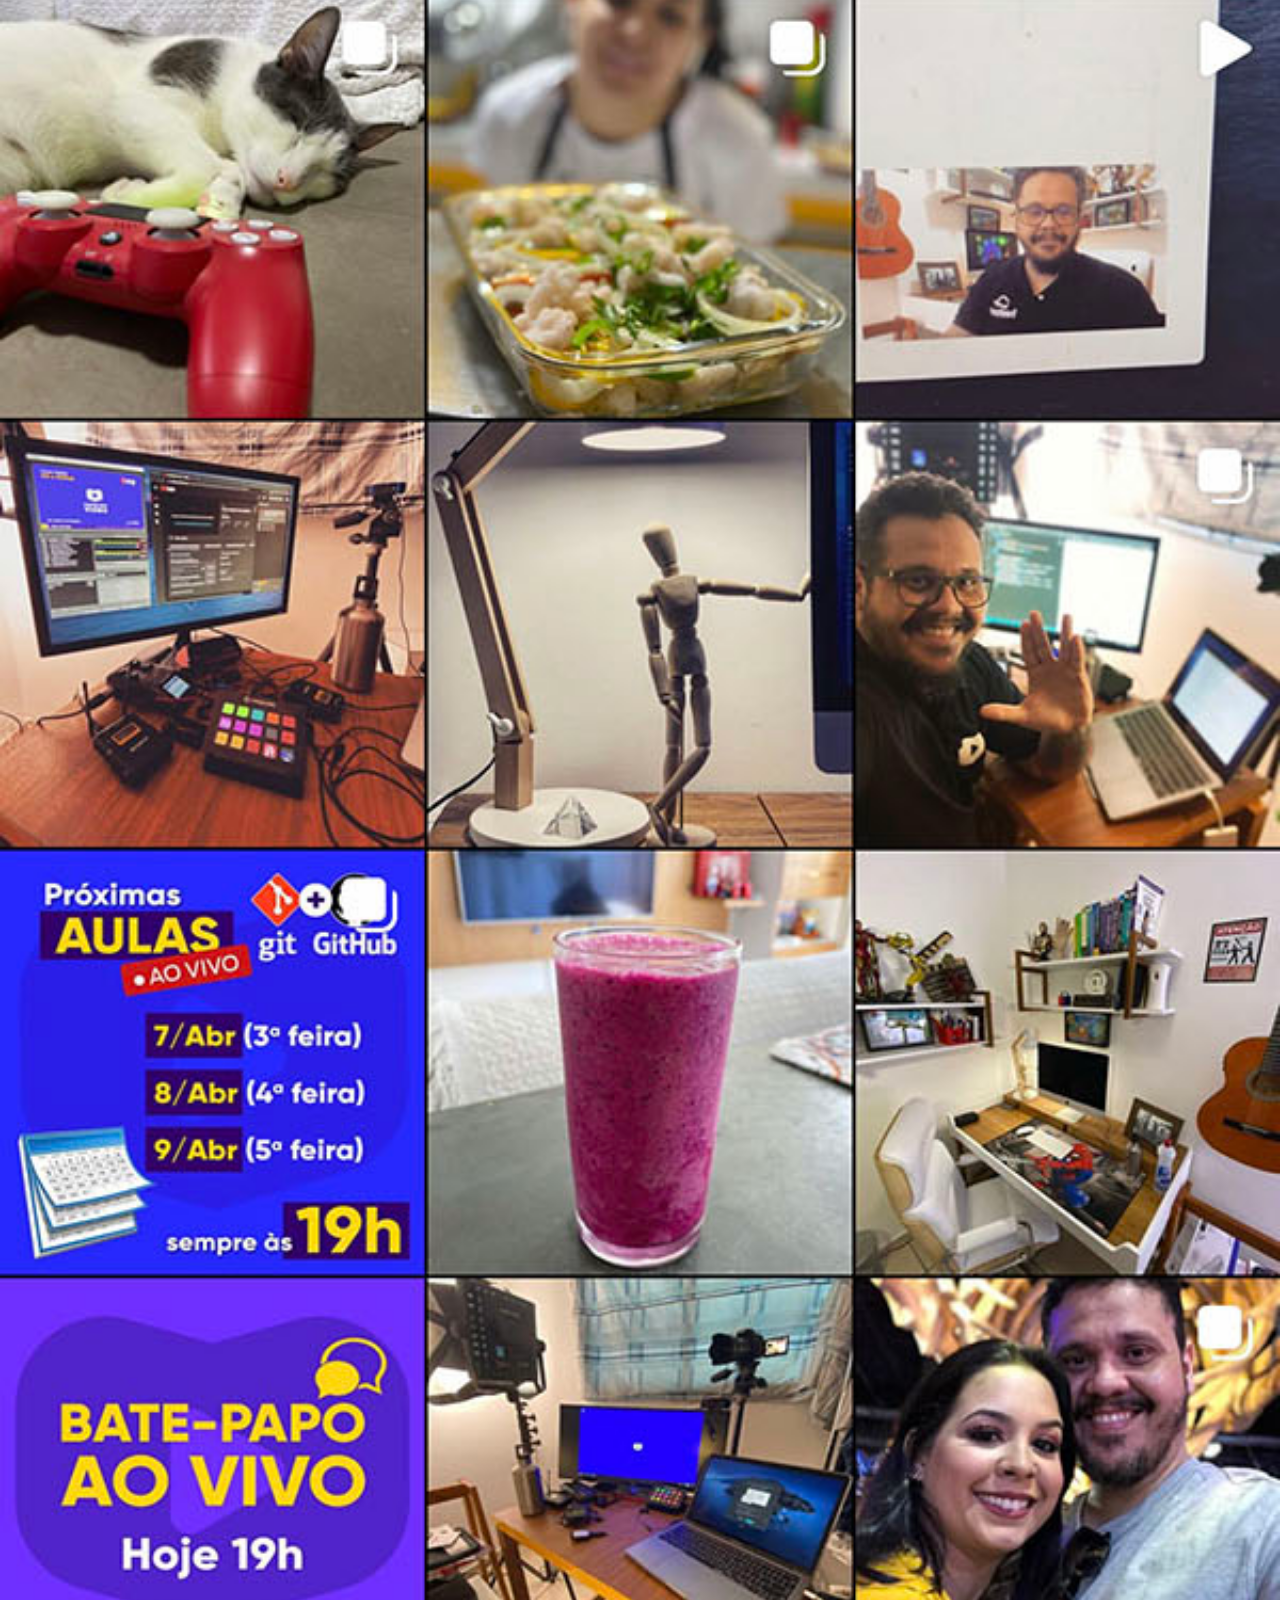
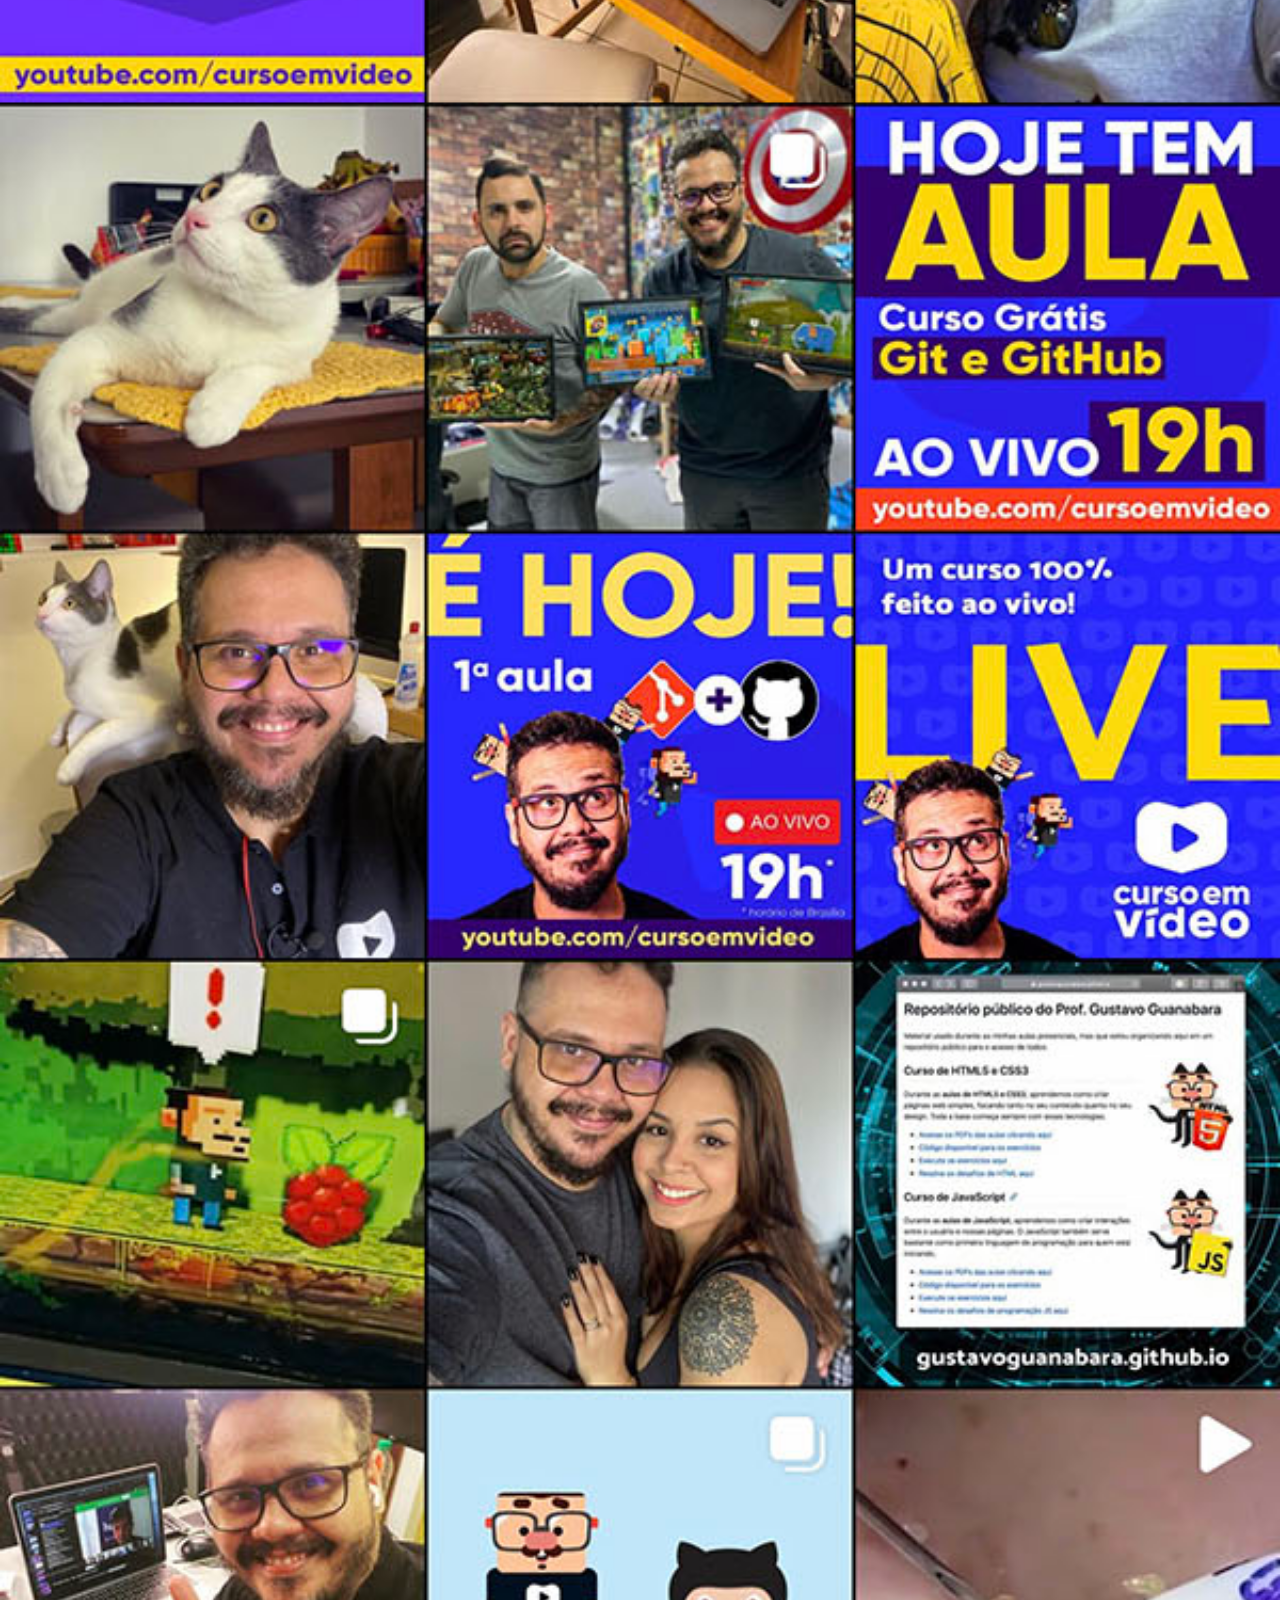
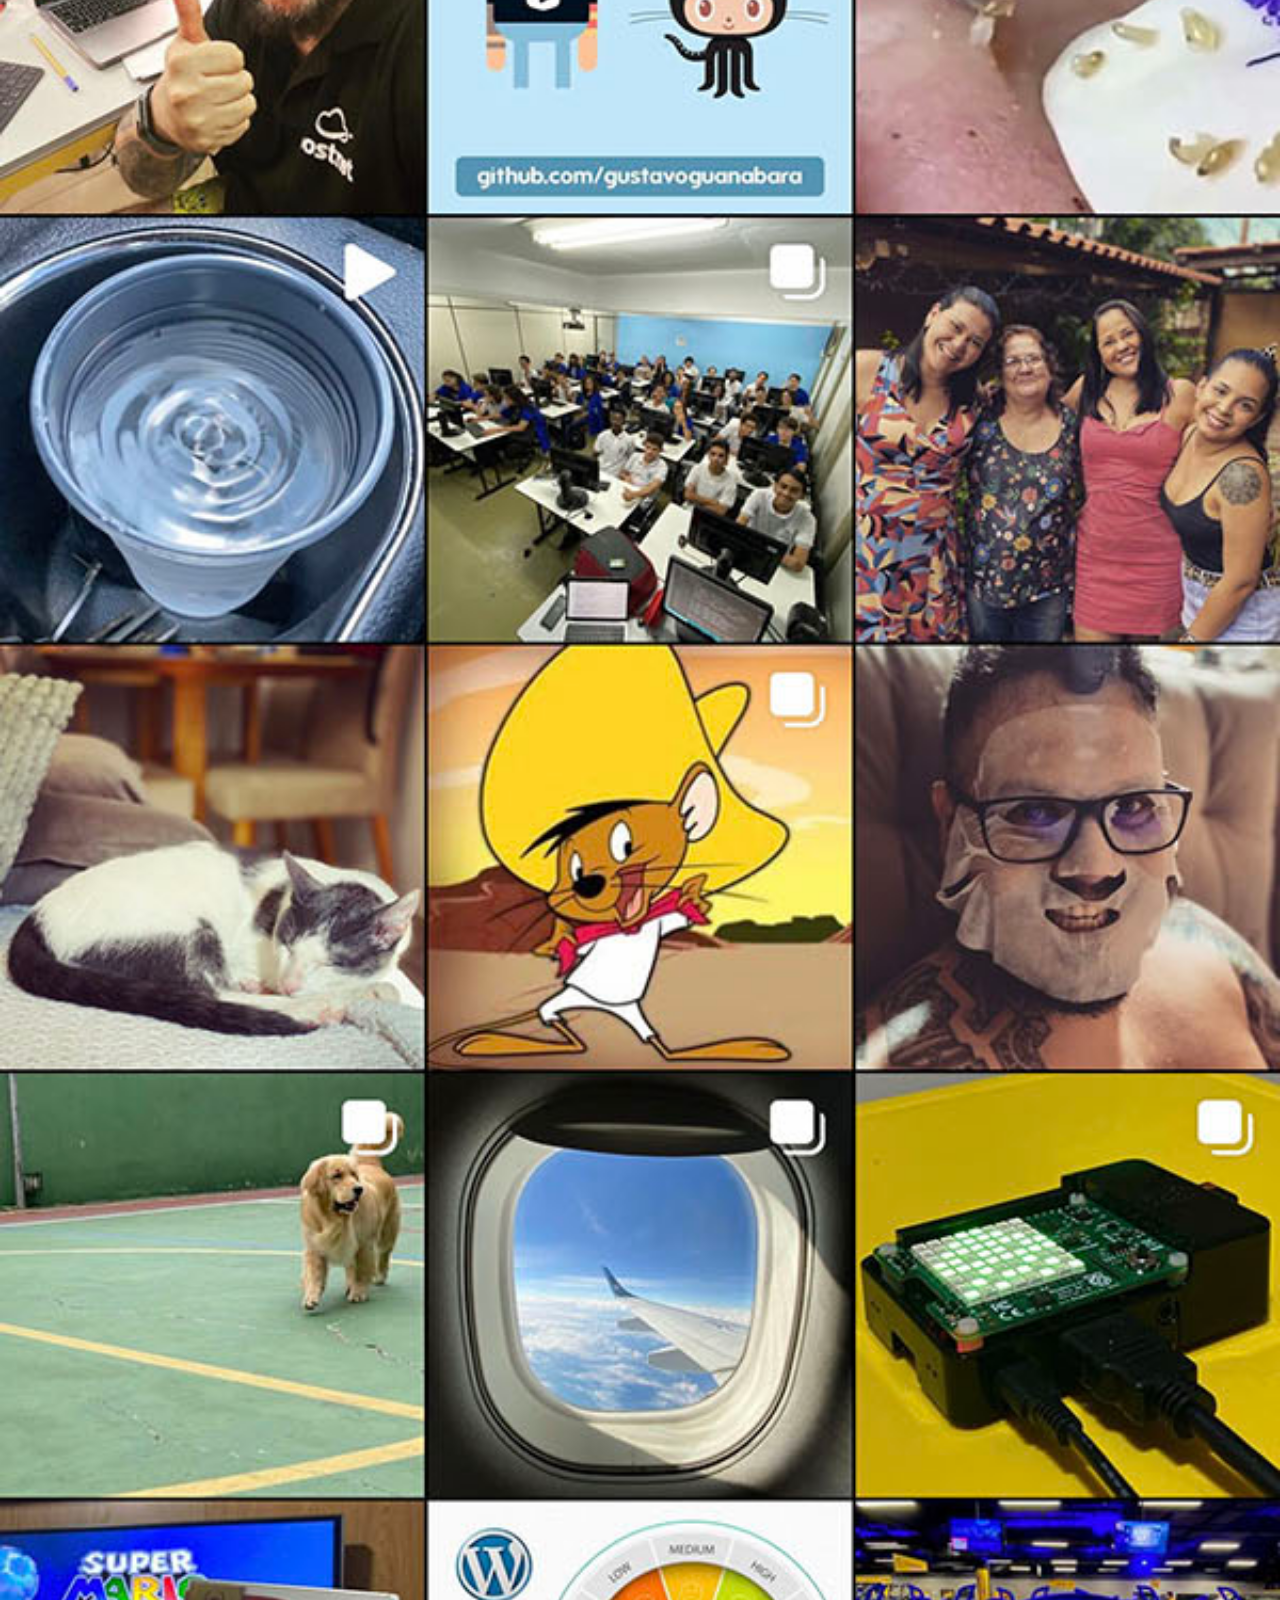
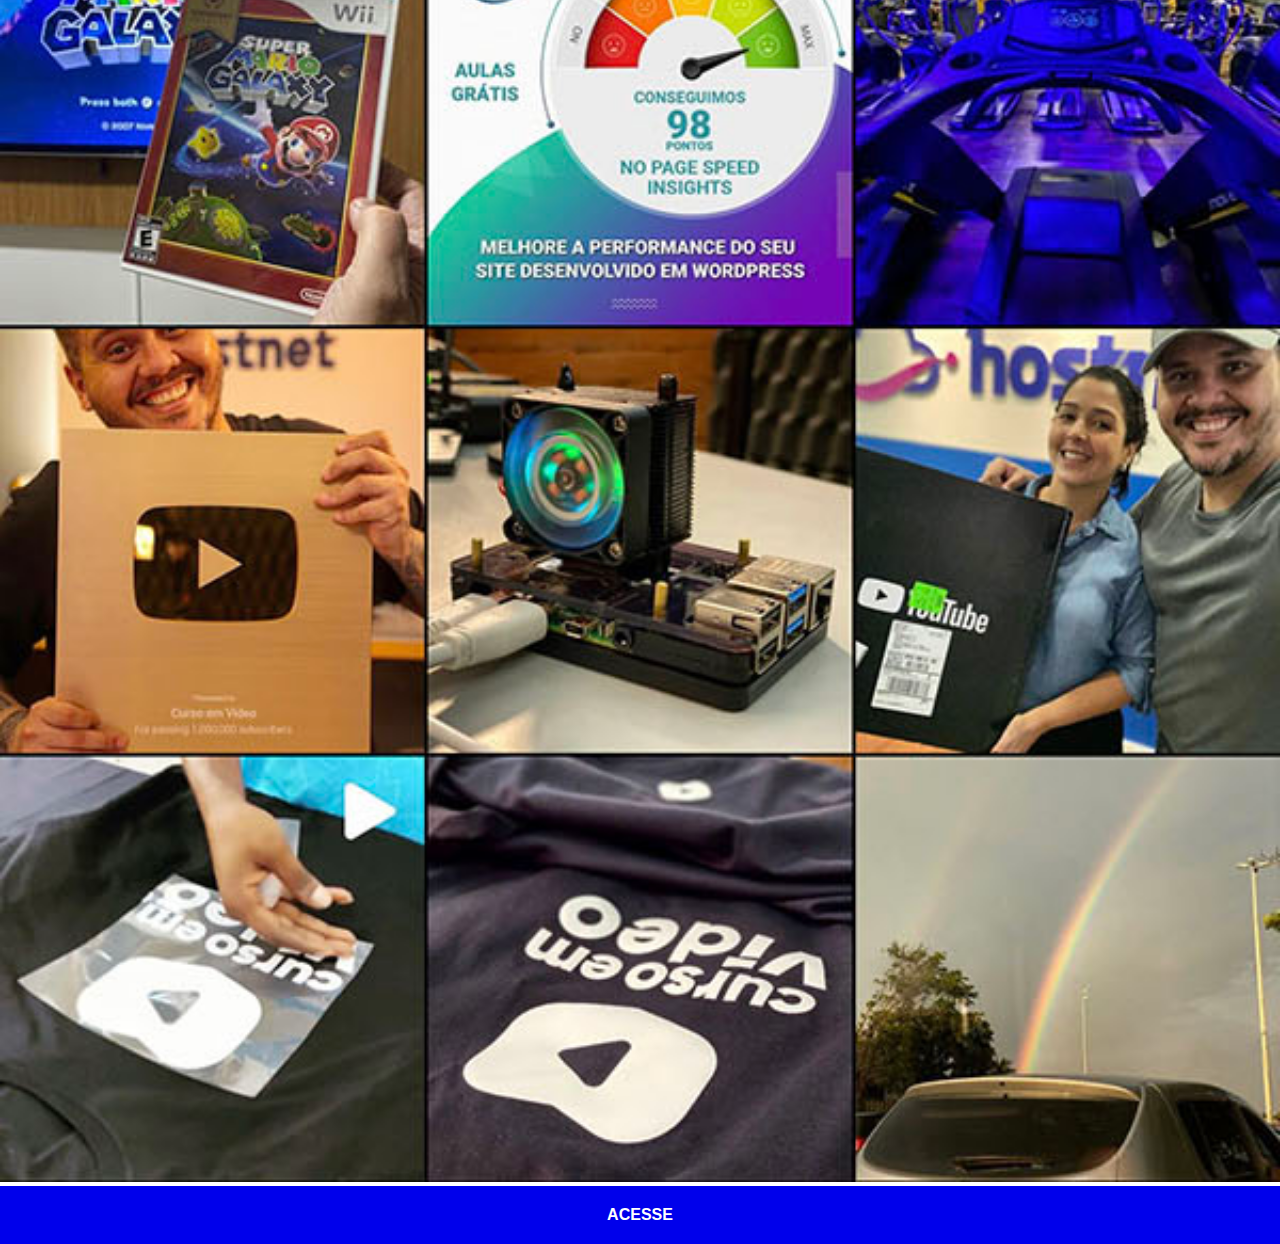
<file: instagram.html>
<!DOCTYPE html>
<html lang="pt-br">
<head>
    <meta charset="UTF-8">
    <meta name="viewport" content="width=device-width, initial-scale=1.0">
    <title>YouTube</title>
    <link rel="stylesheet" href="estilos/social.css"> 
</head>
<body>
    <img src="imagens/tela-instagram.jpg" alt="Instagram">
    <a href="https://www.instagram.com/gustavoguanabara/" target="_blank">ACESSE</a>
</body>
</html>
</file>
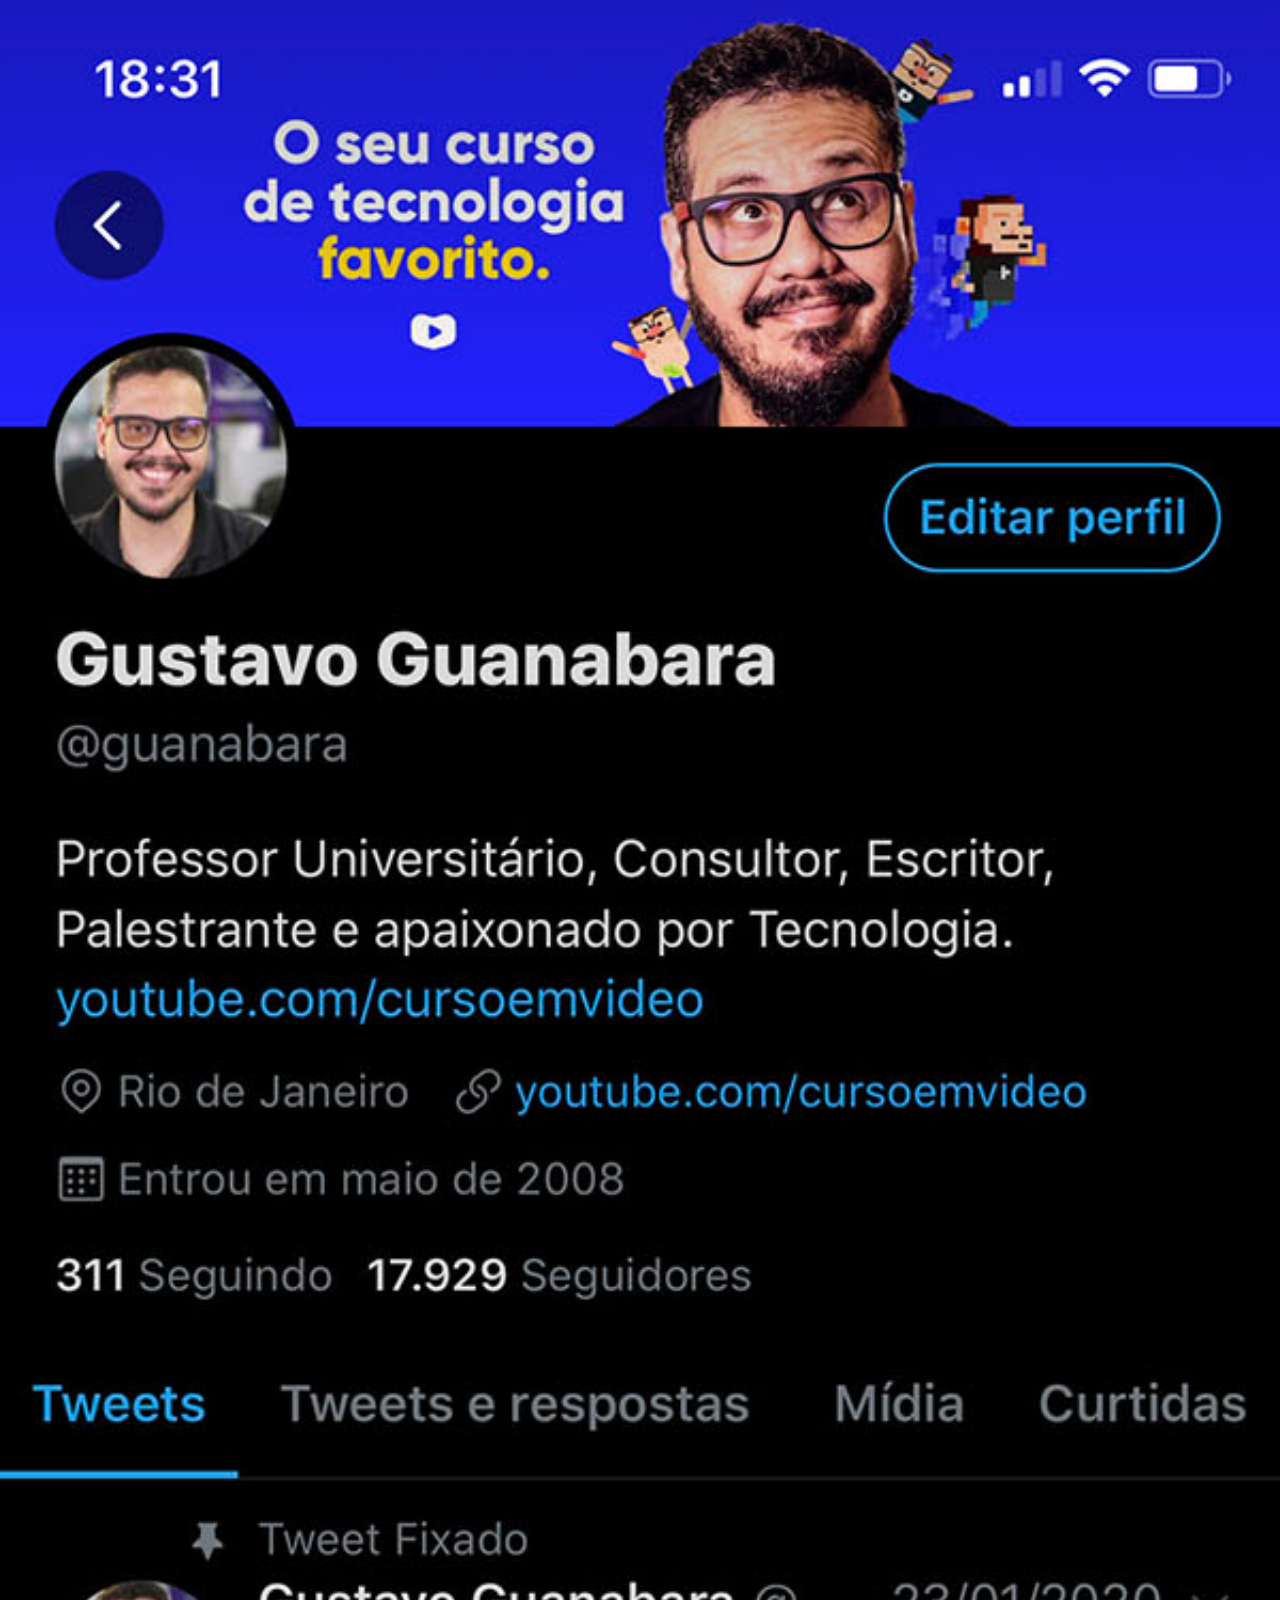
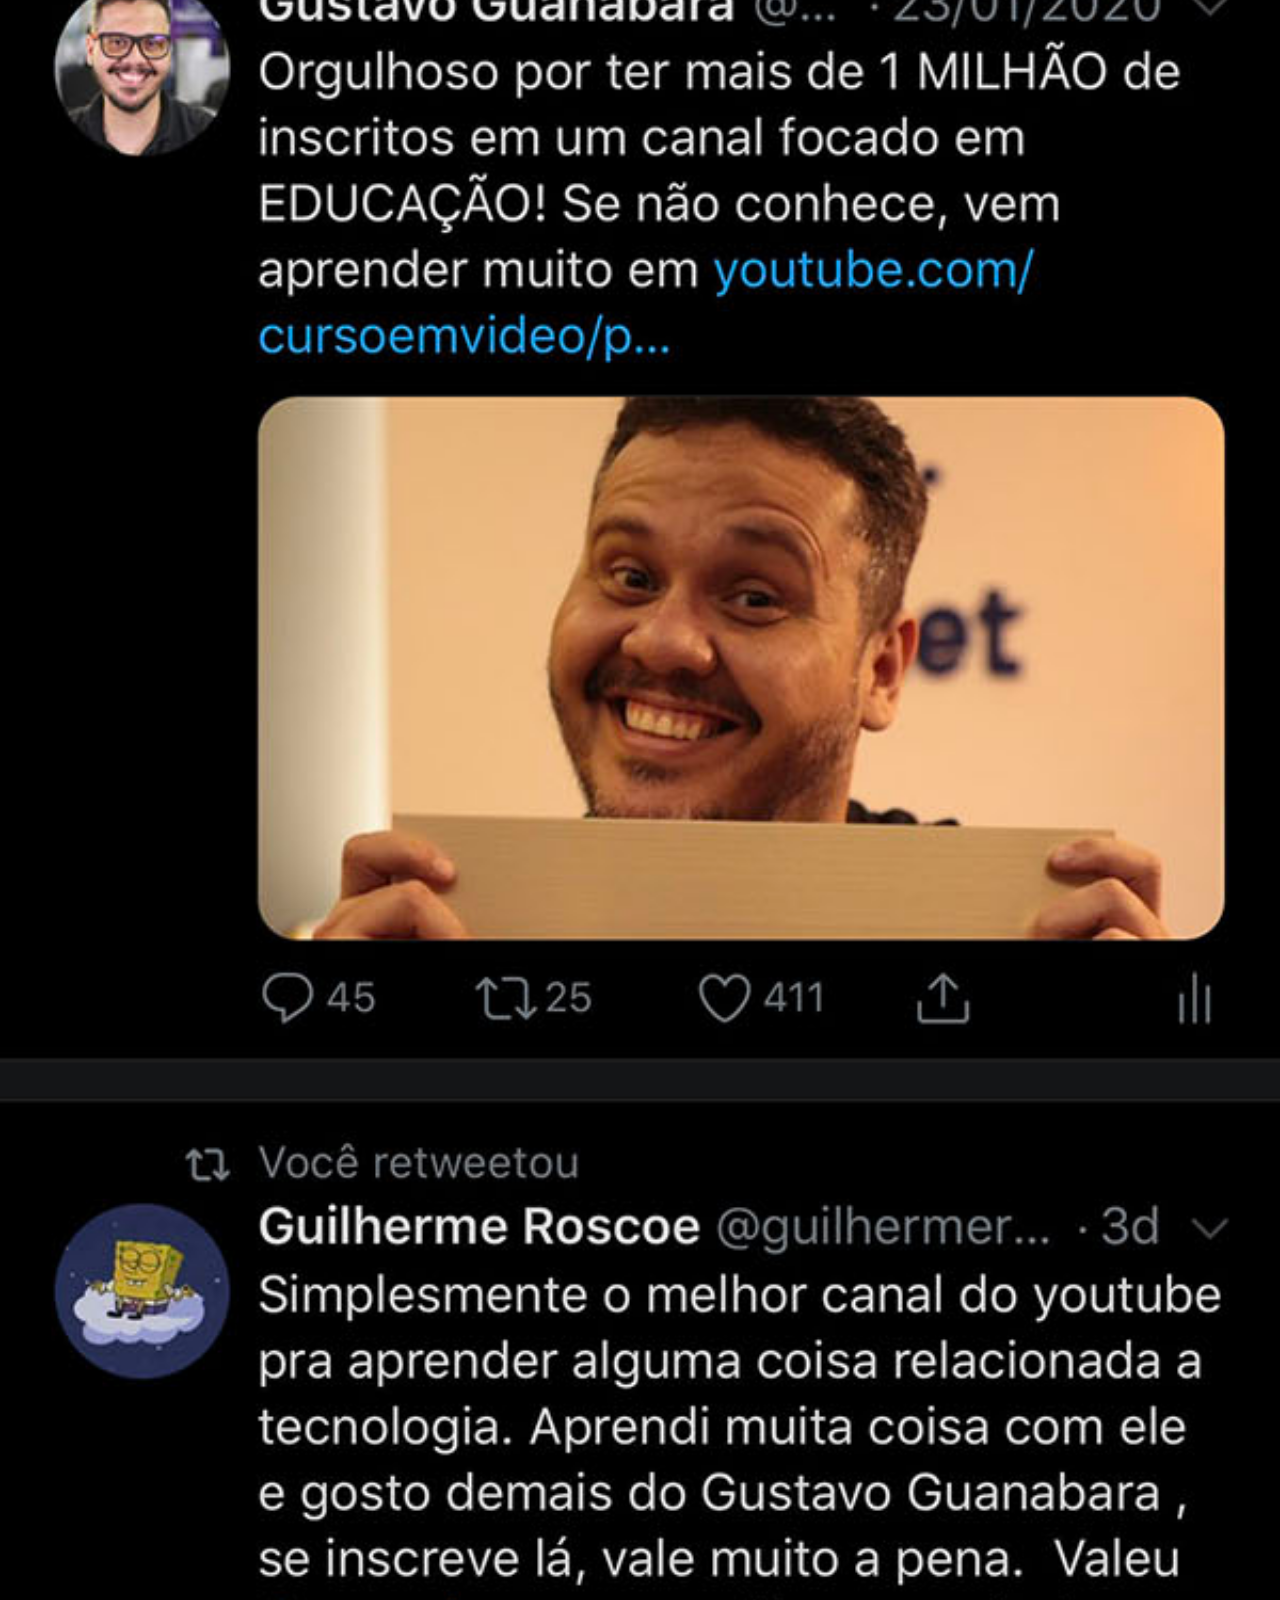
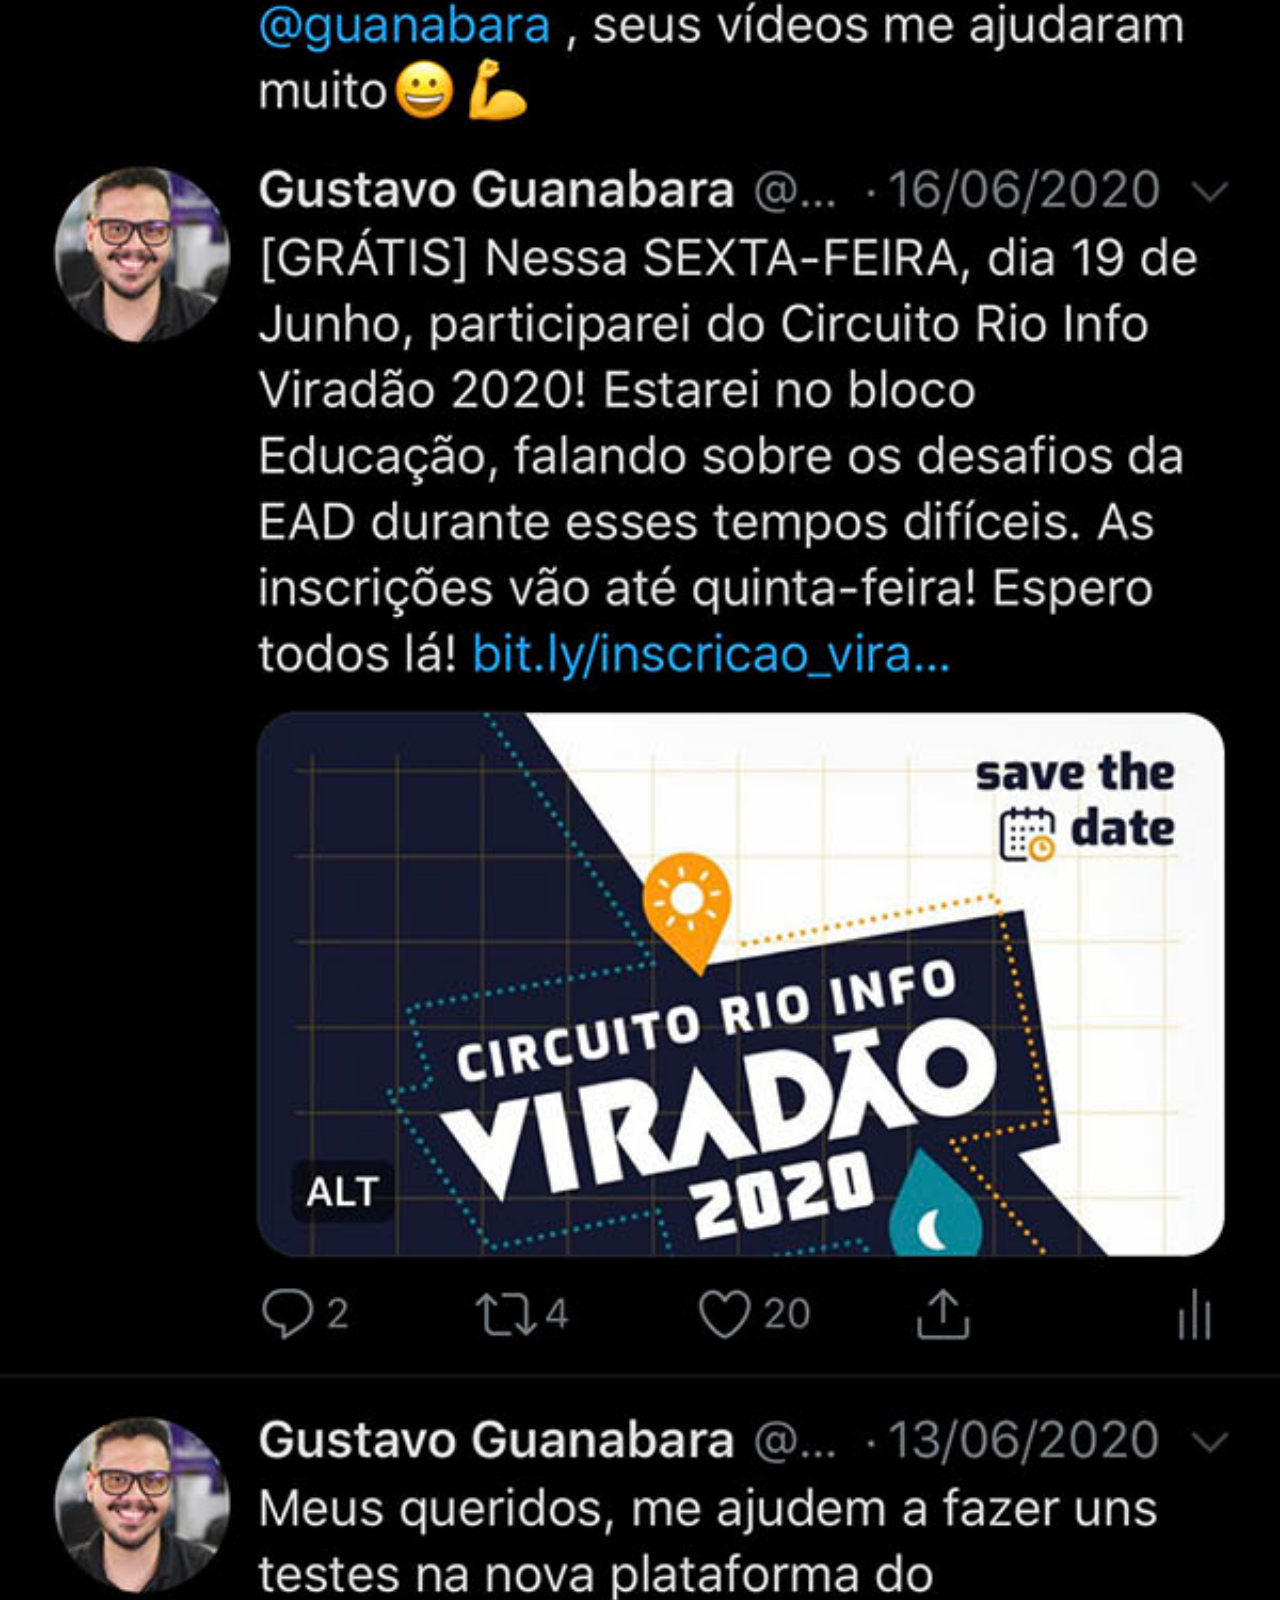
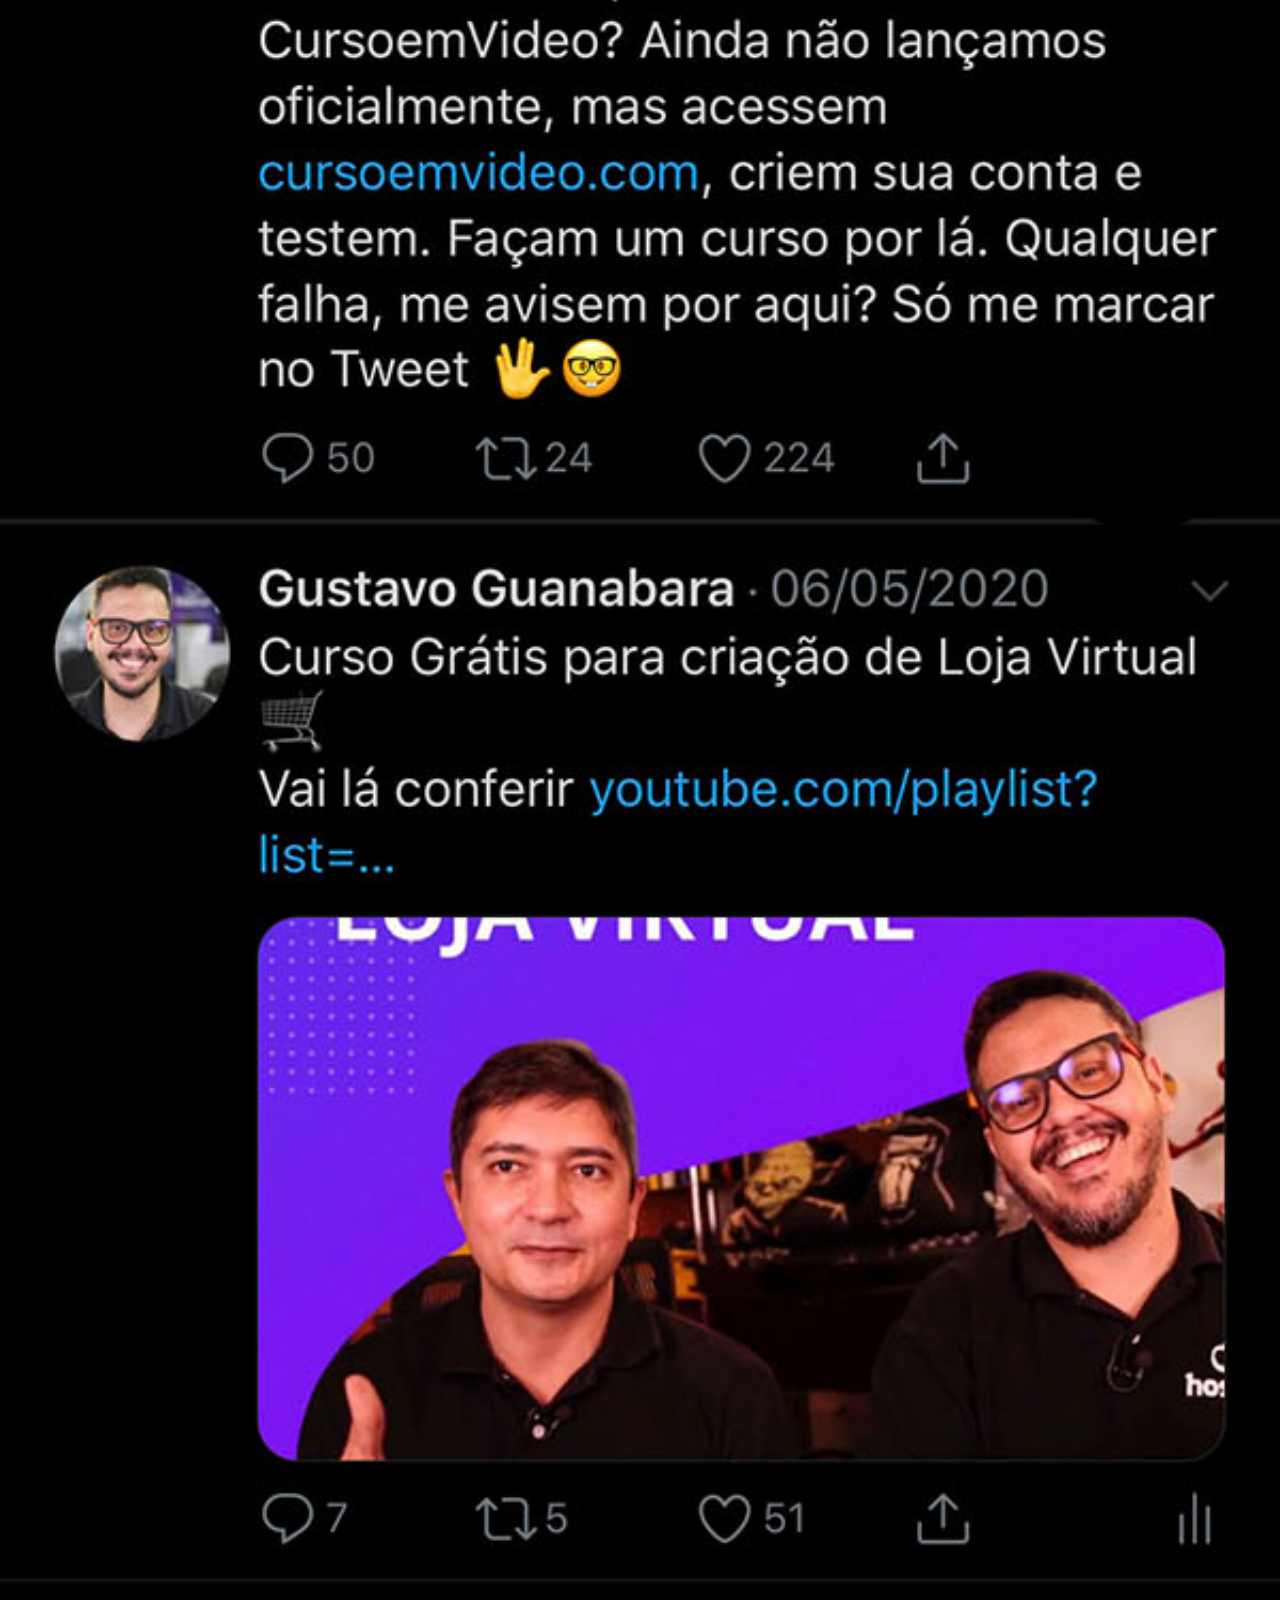
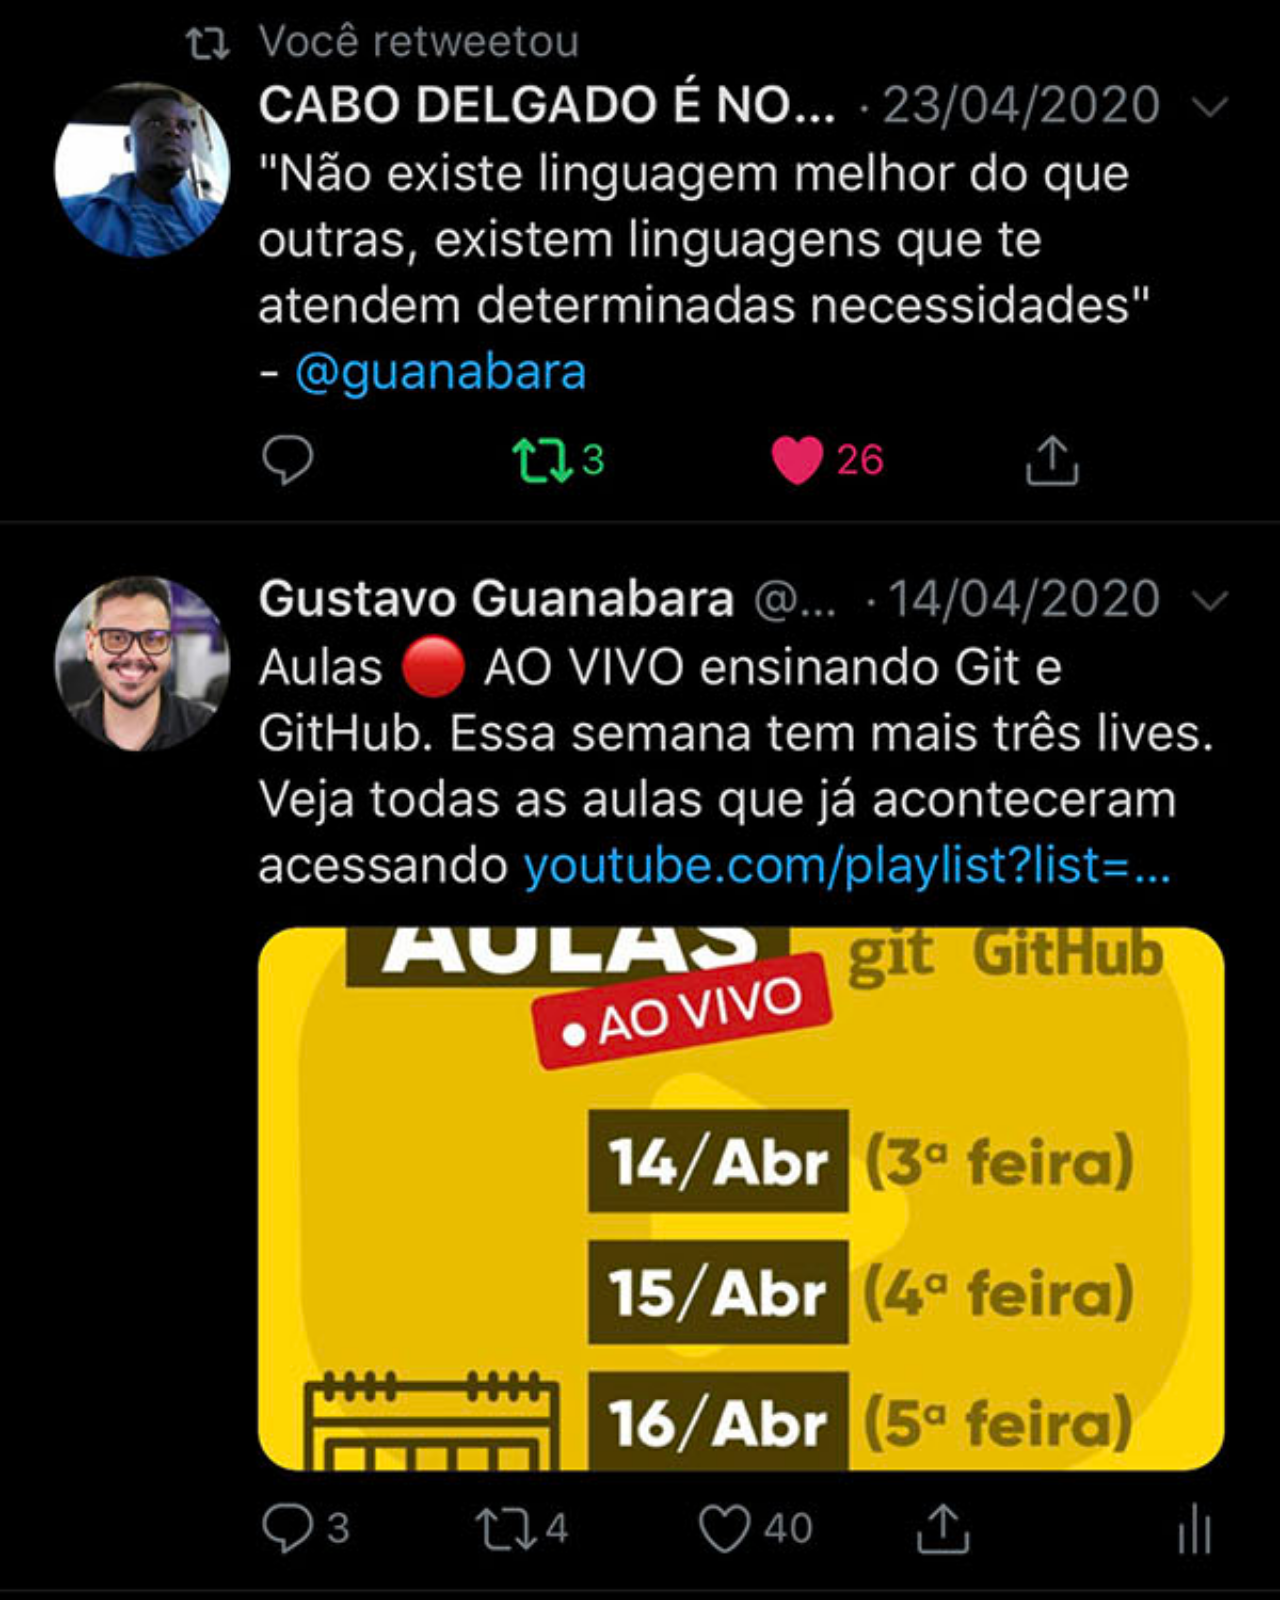
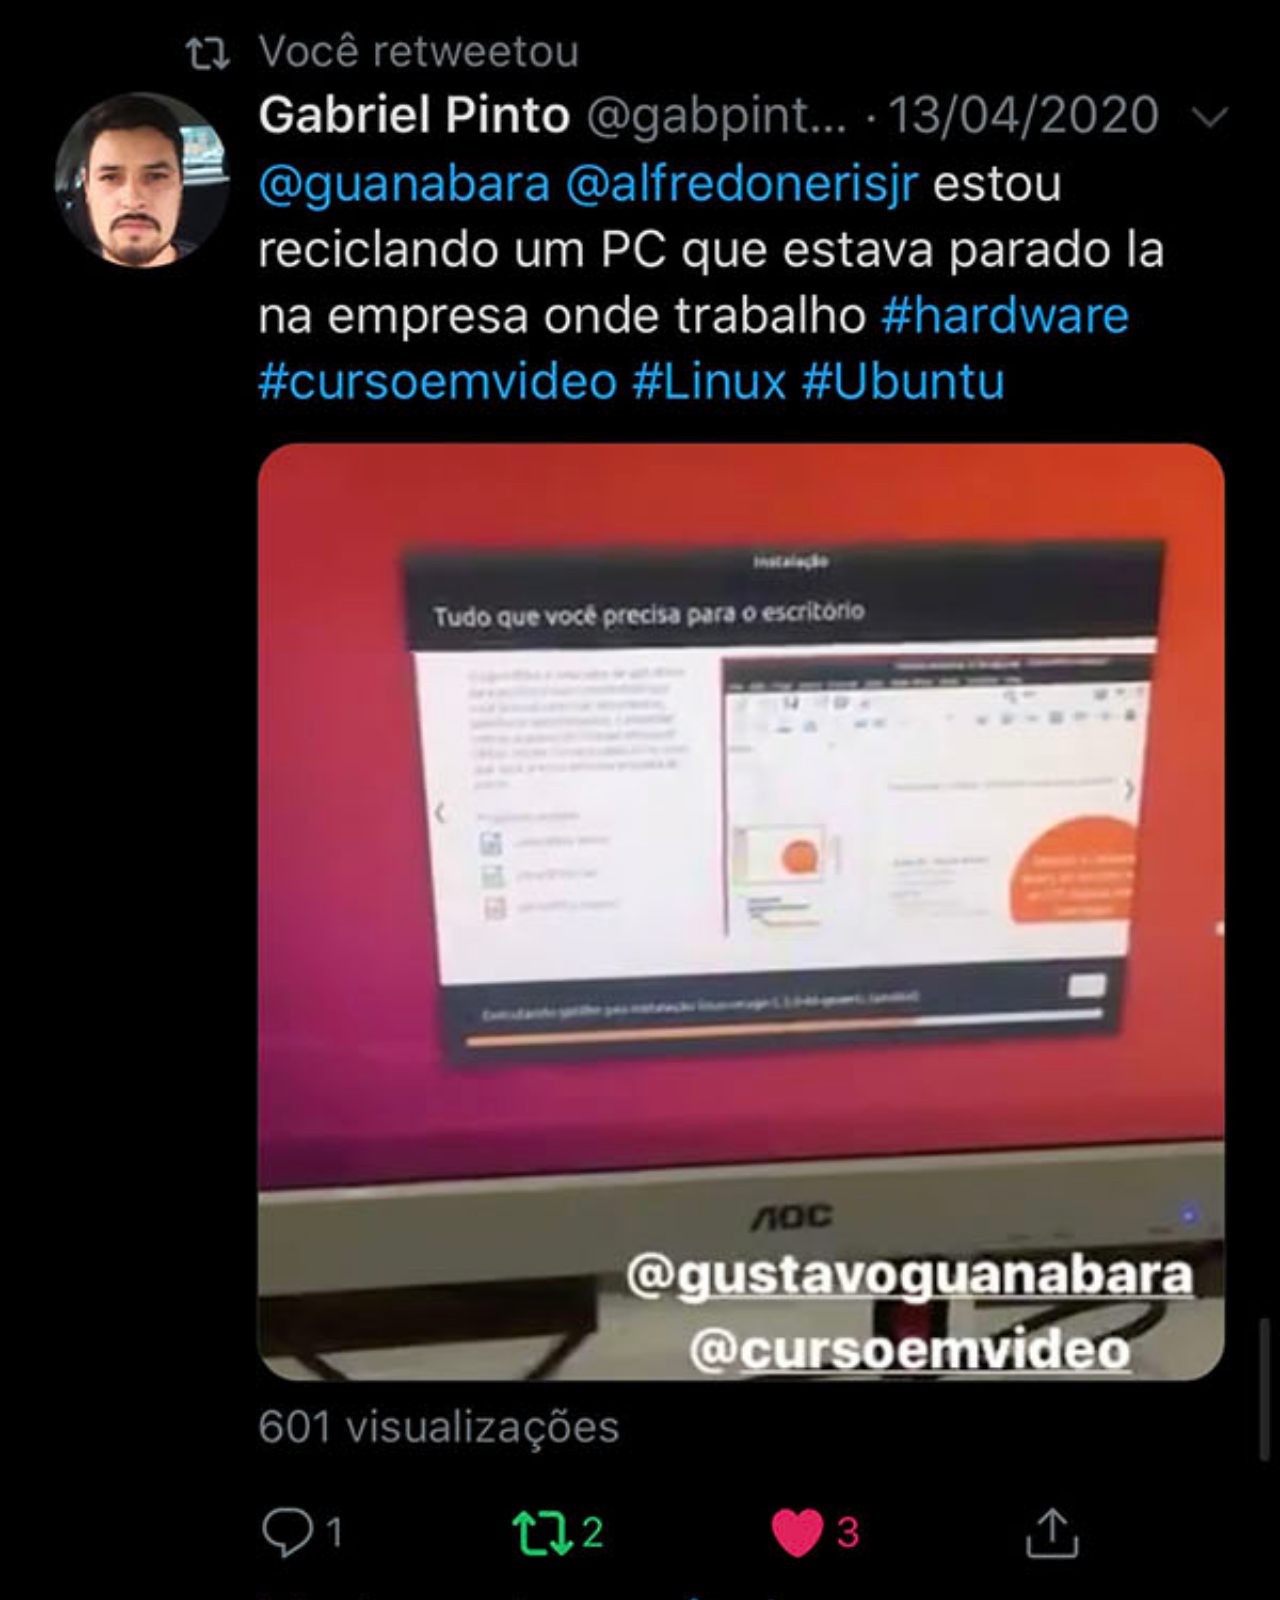
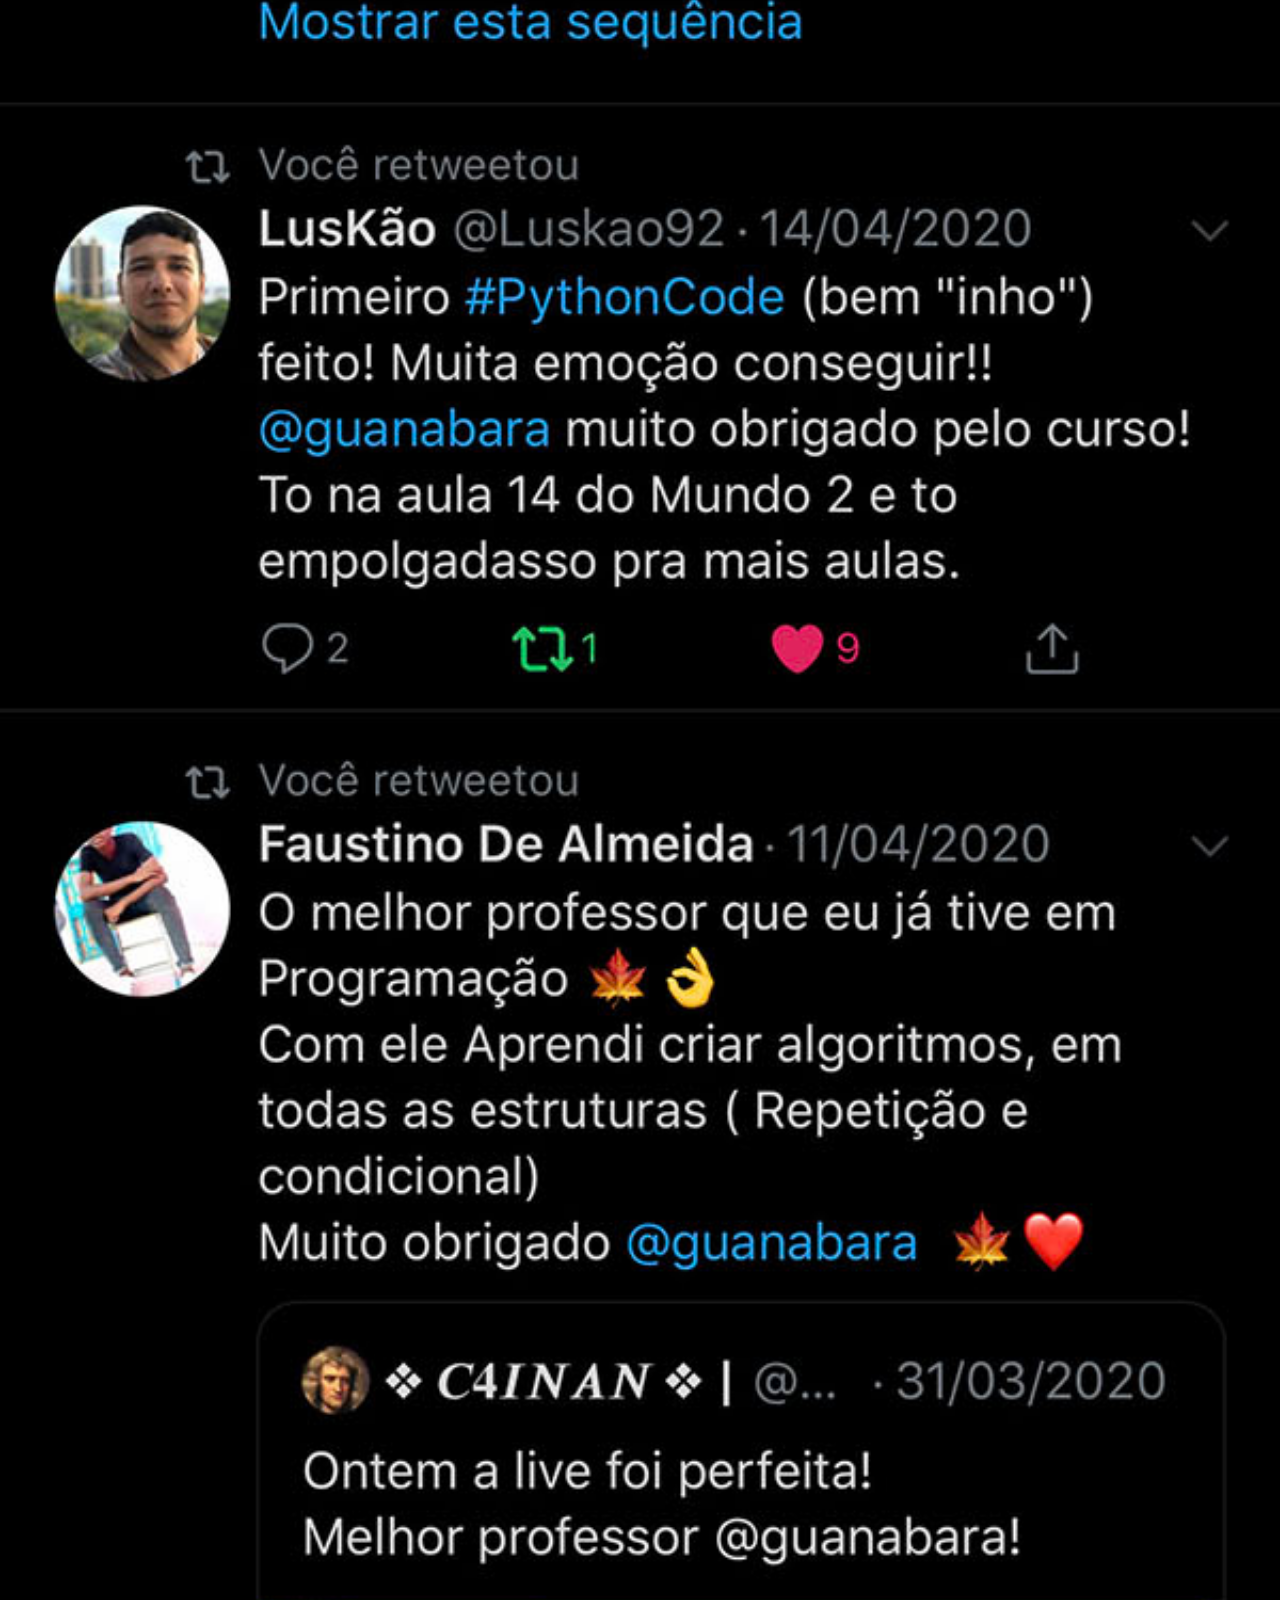
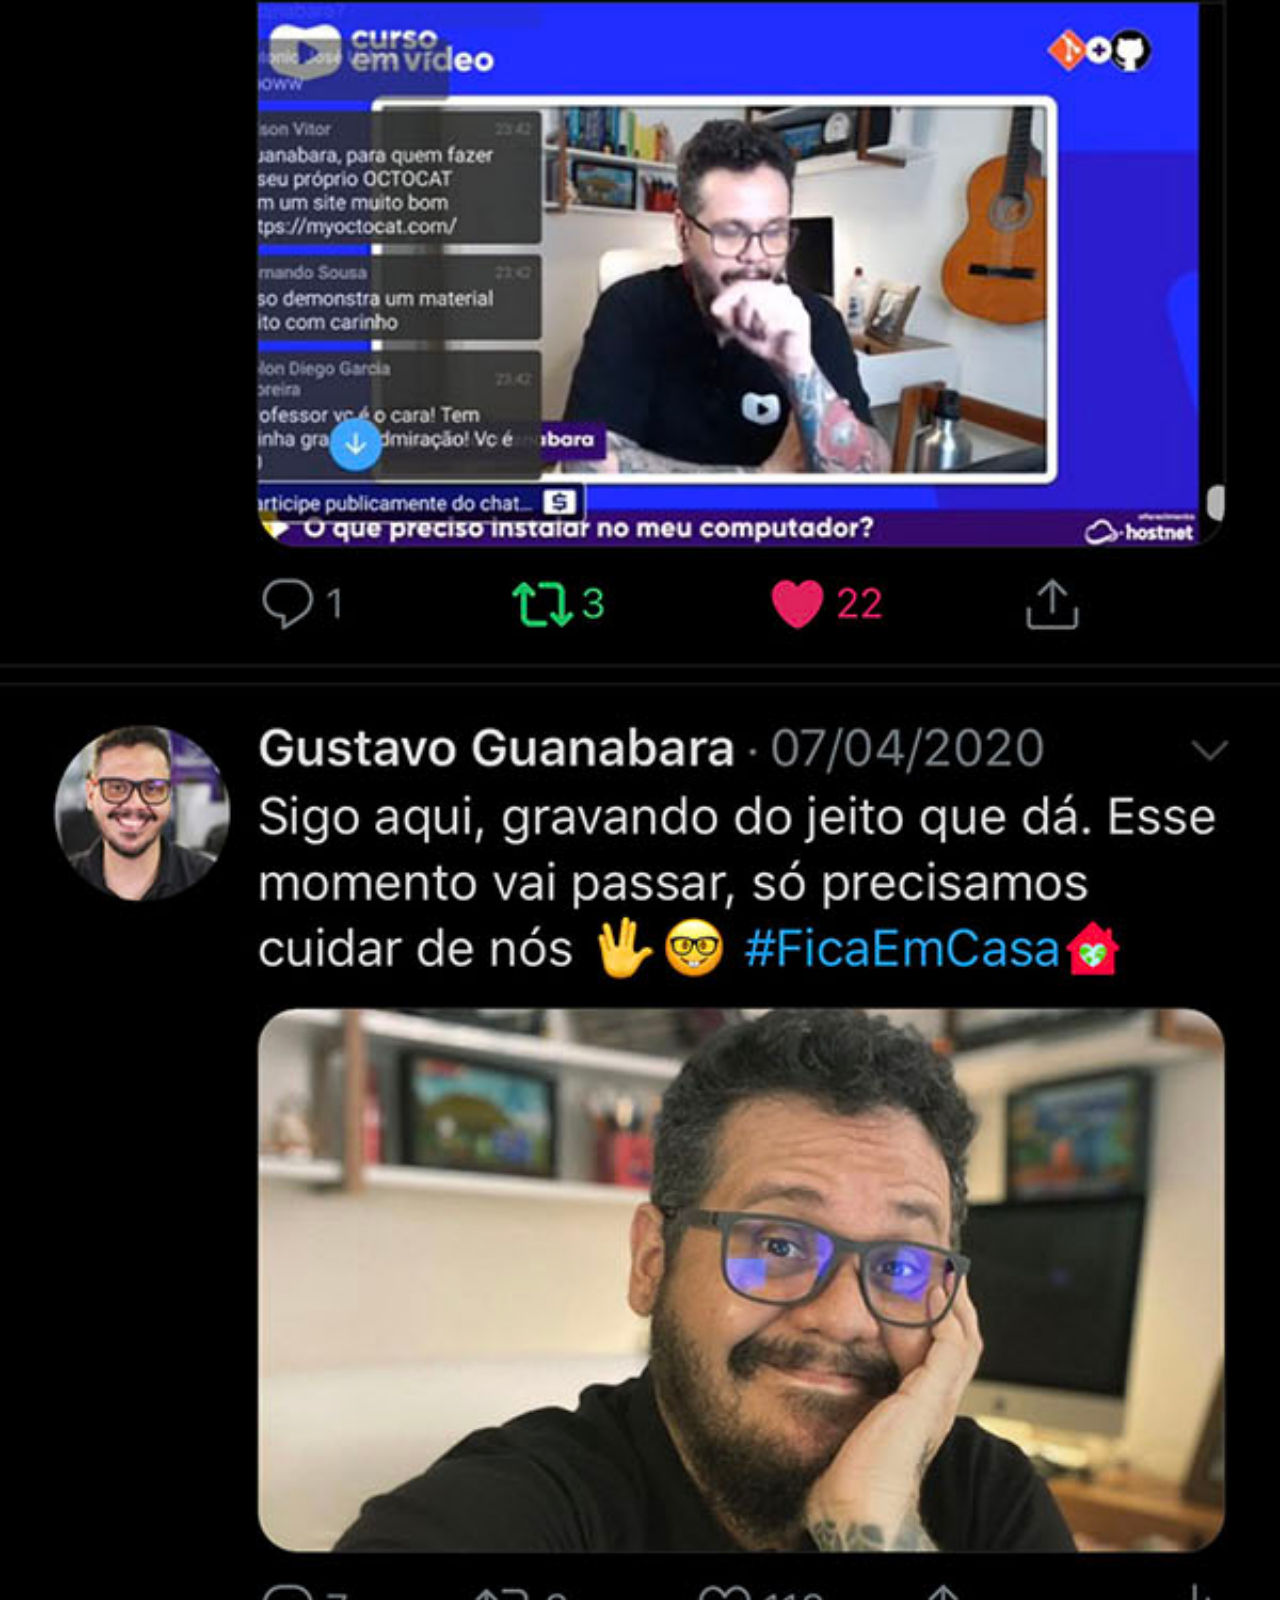
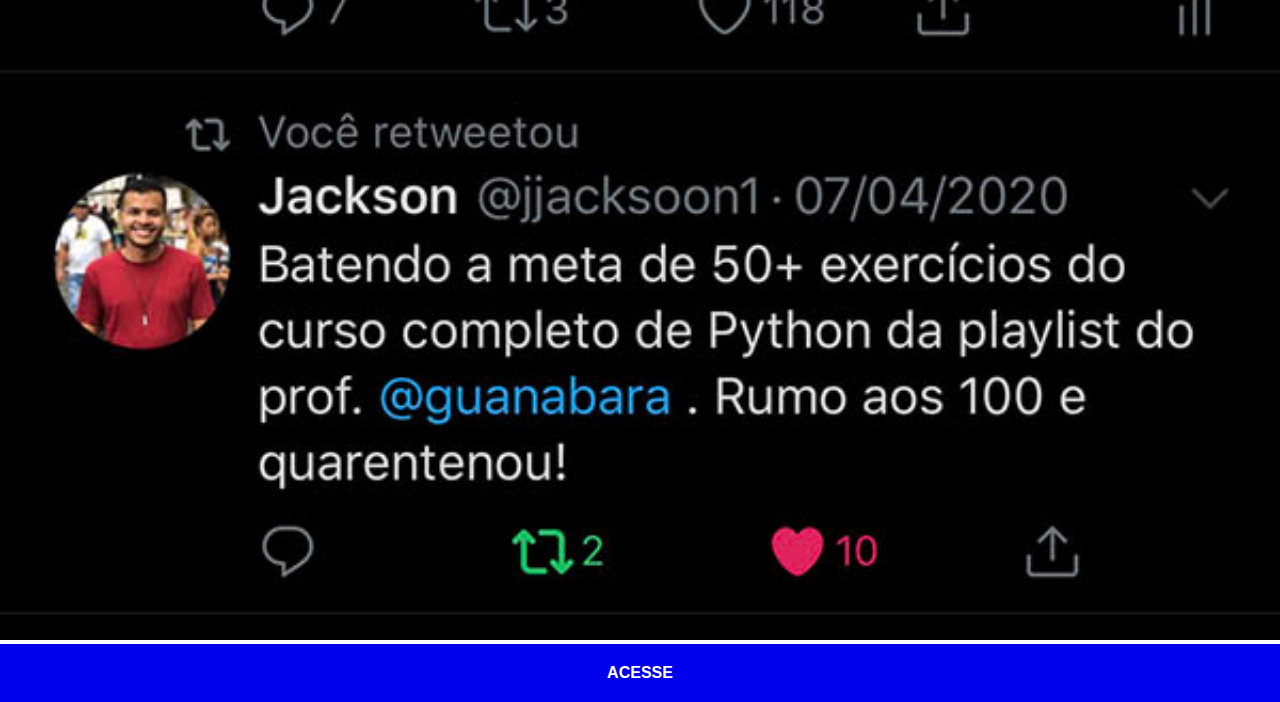
<file: twitter.html>
<!DOCTYPE html>
<html lang="pt-br">
<head>
    <meta charset="UTF-8">
    <meta name="viewport" content="width=device-width, initial-scale=1.0">
    <title>YouTube</title>
    <link rel="stylesheet" href="estilos/social.css"> 
</head>
<body>
    <img src="imagens/tela-twitter.jpg" alt="Twitter">
    <a href="https://x.com/guanabara" target="_blank">ACESSE</a>
</body>
</html>
</file>
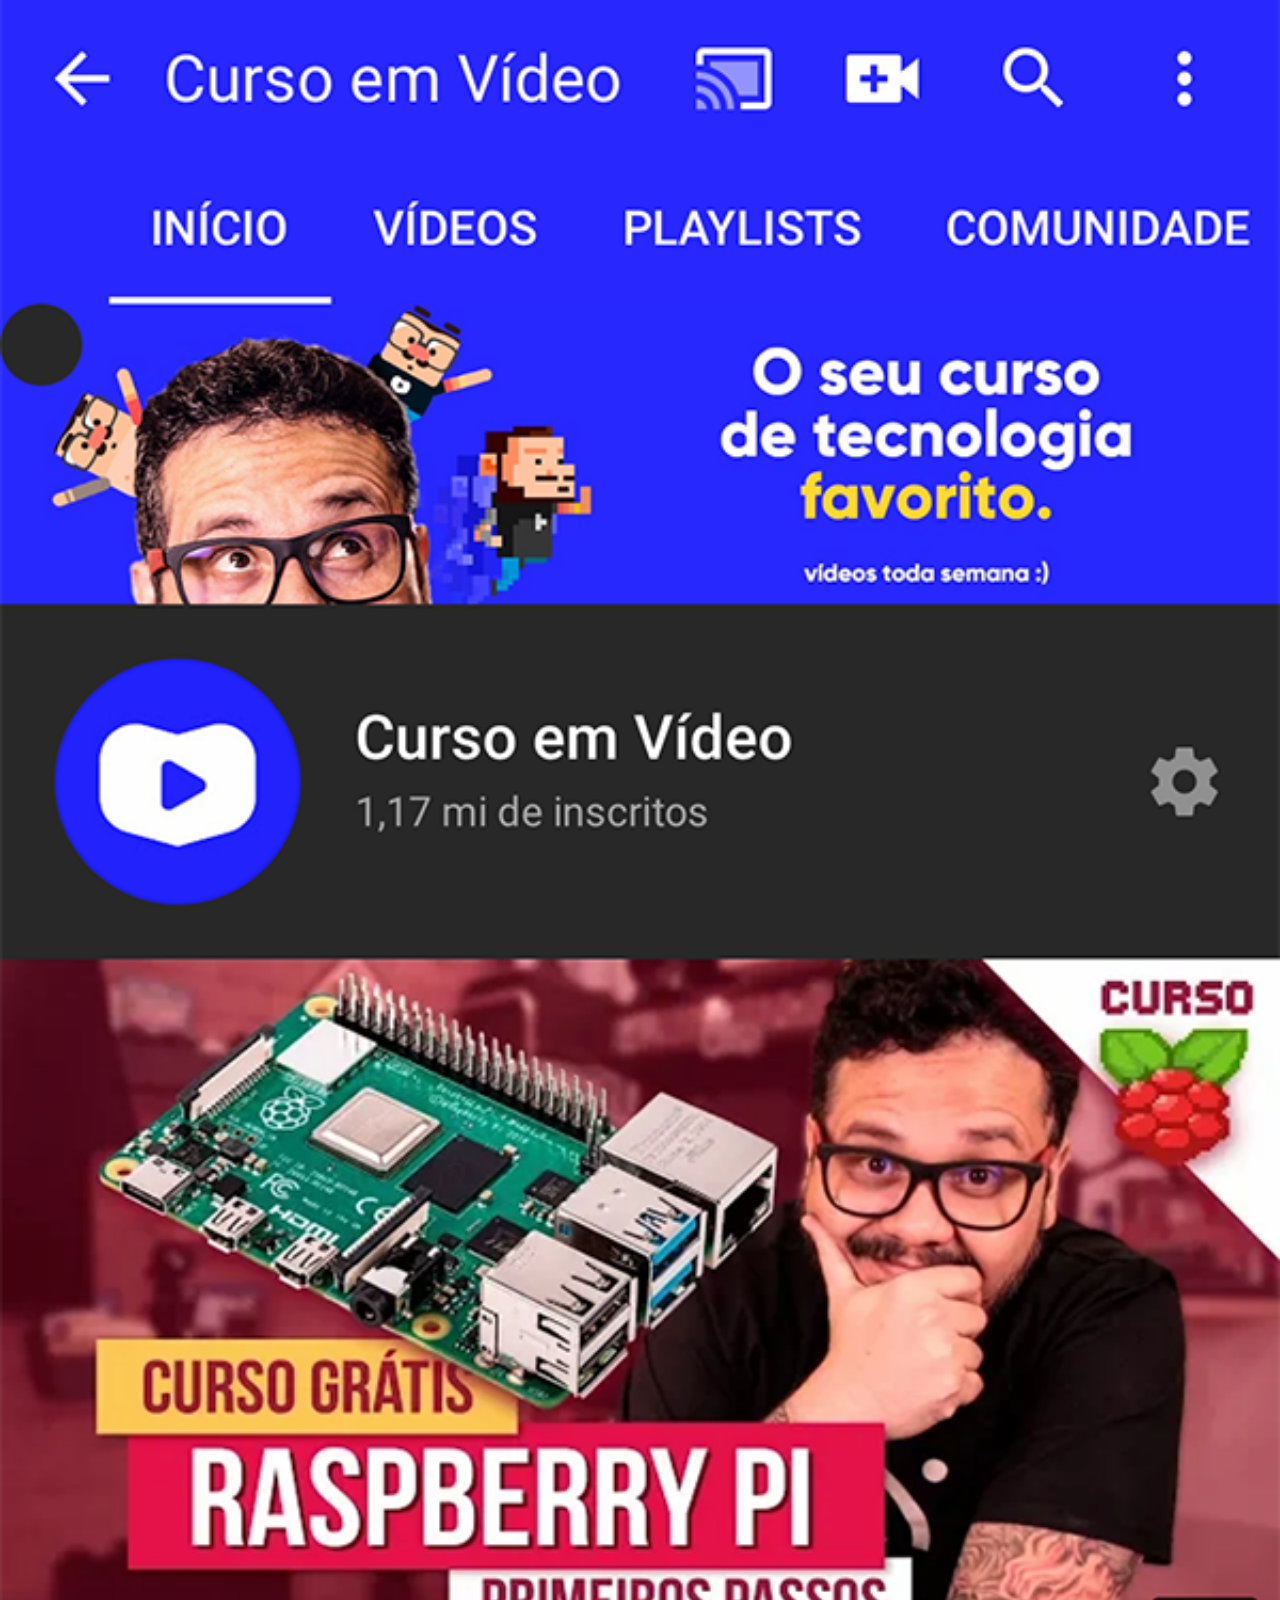
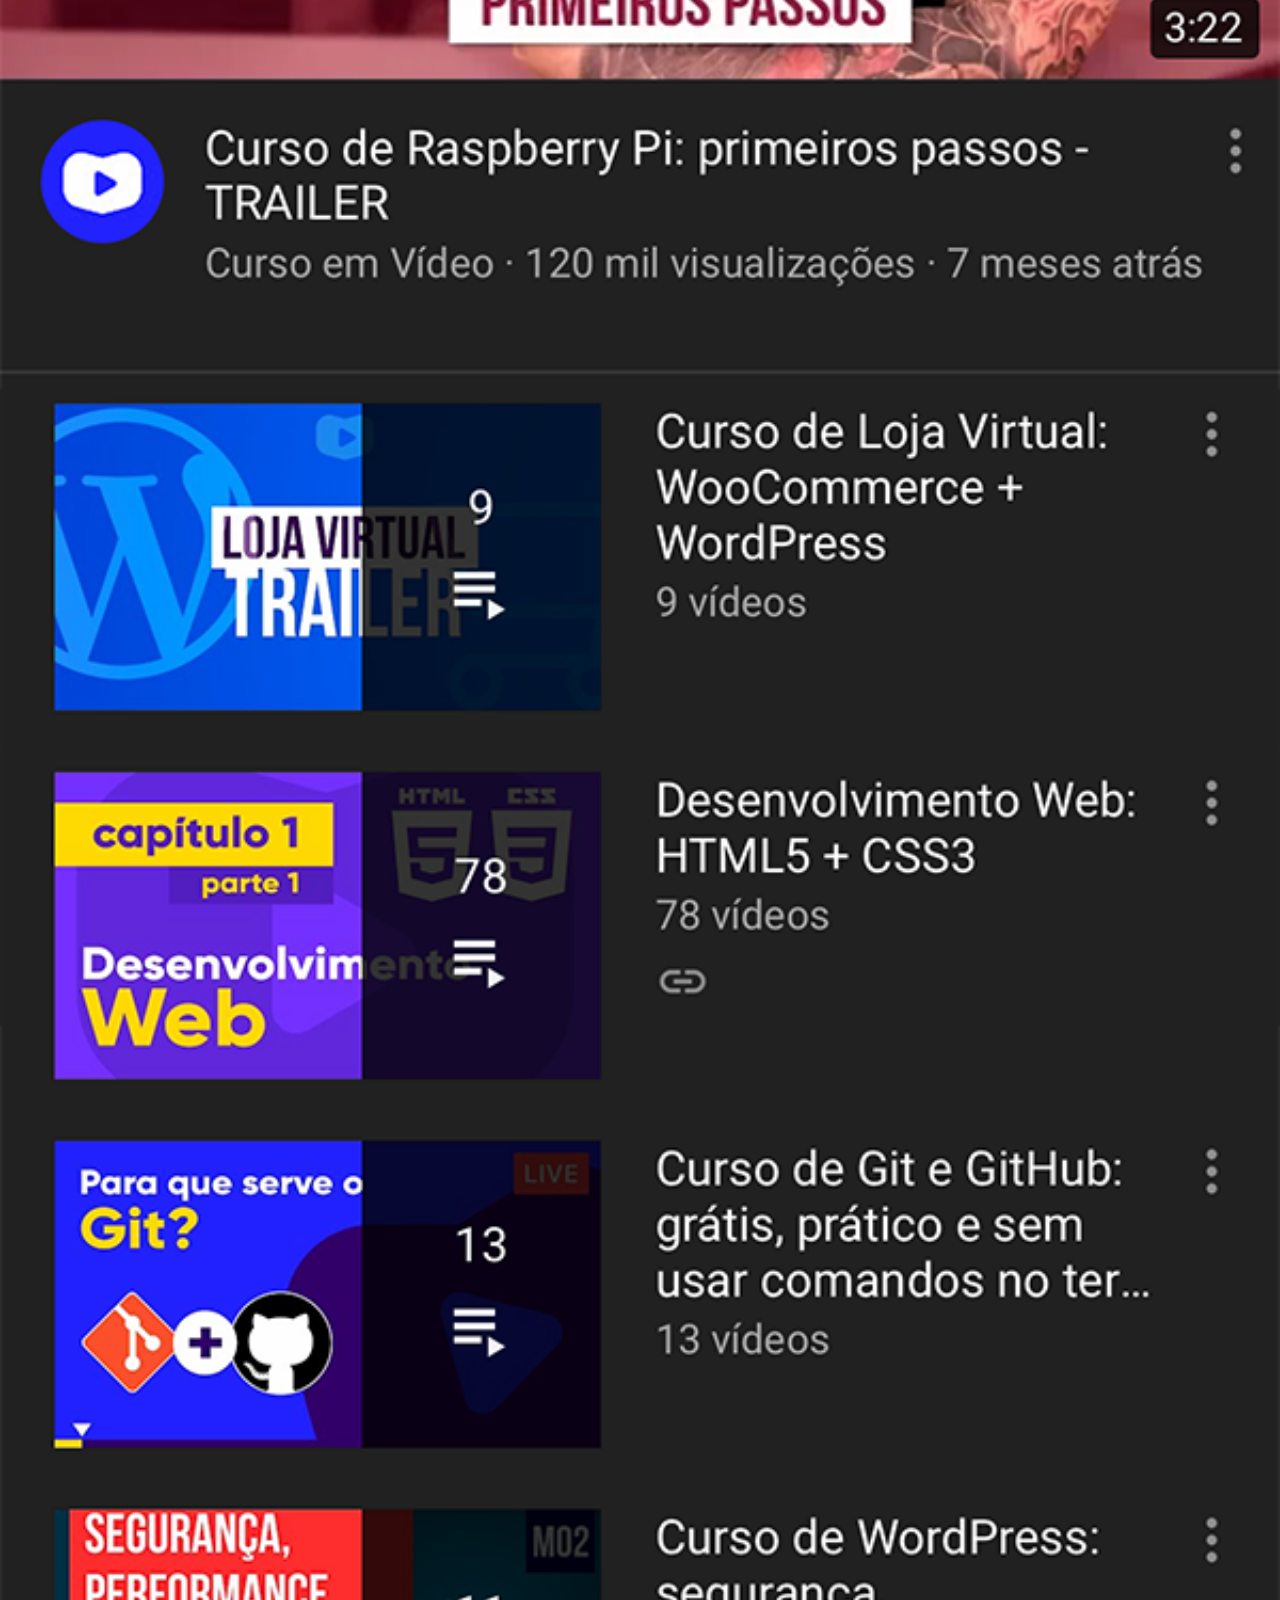
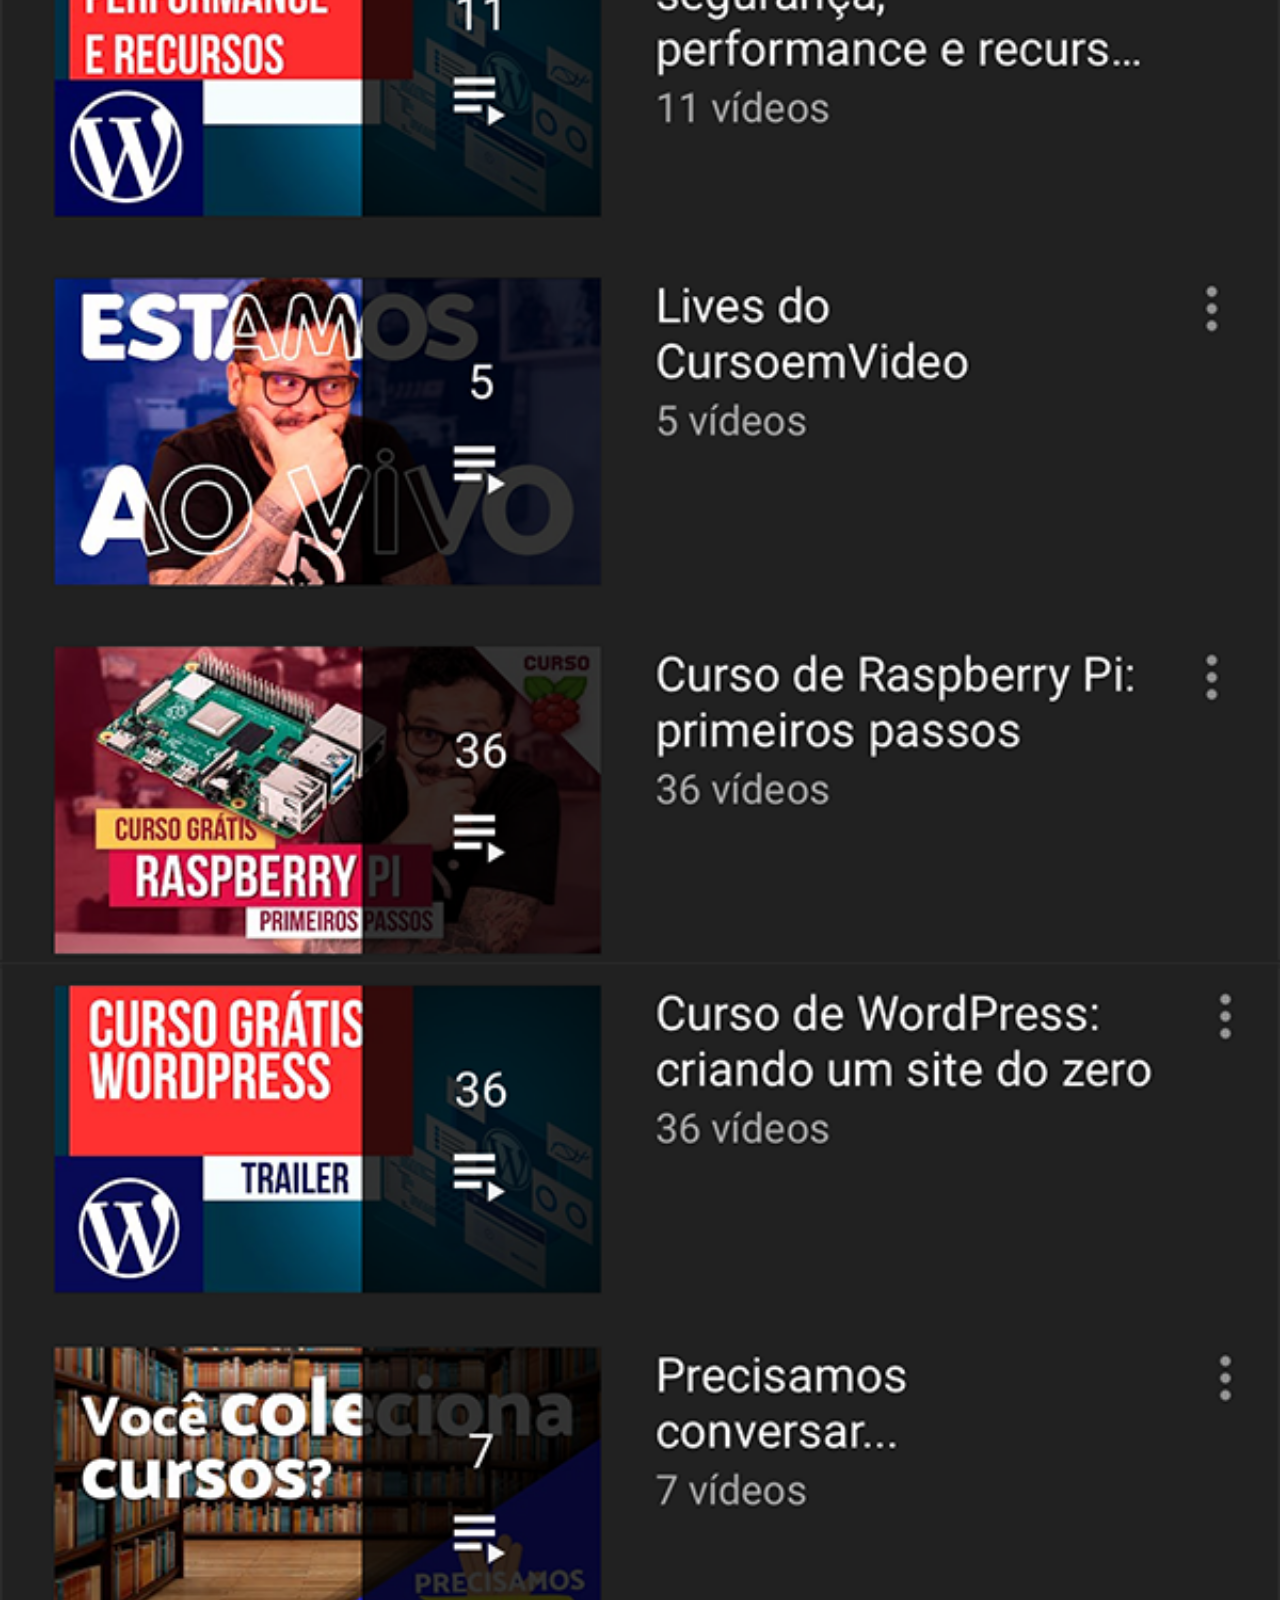
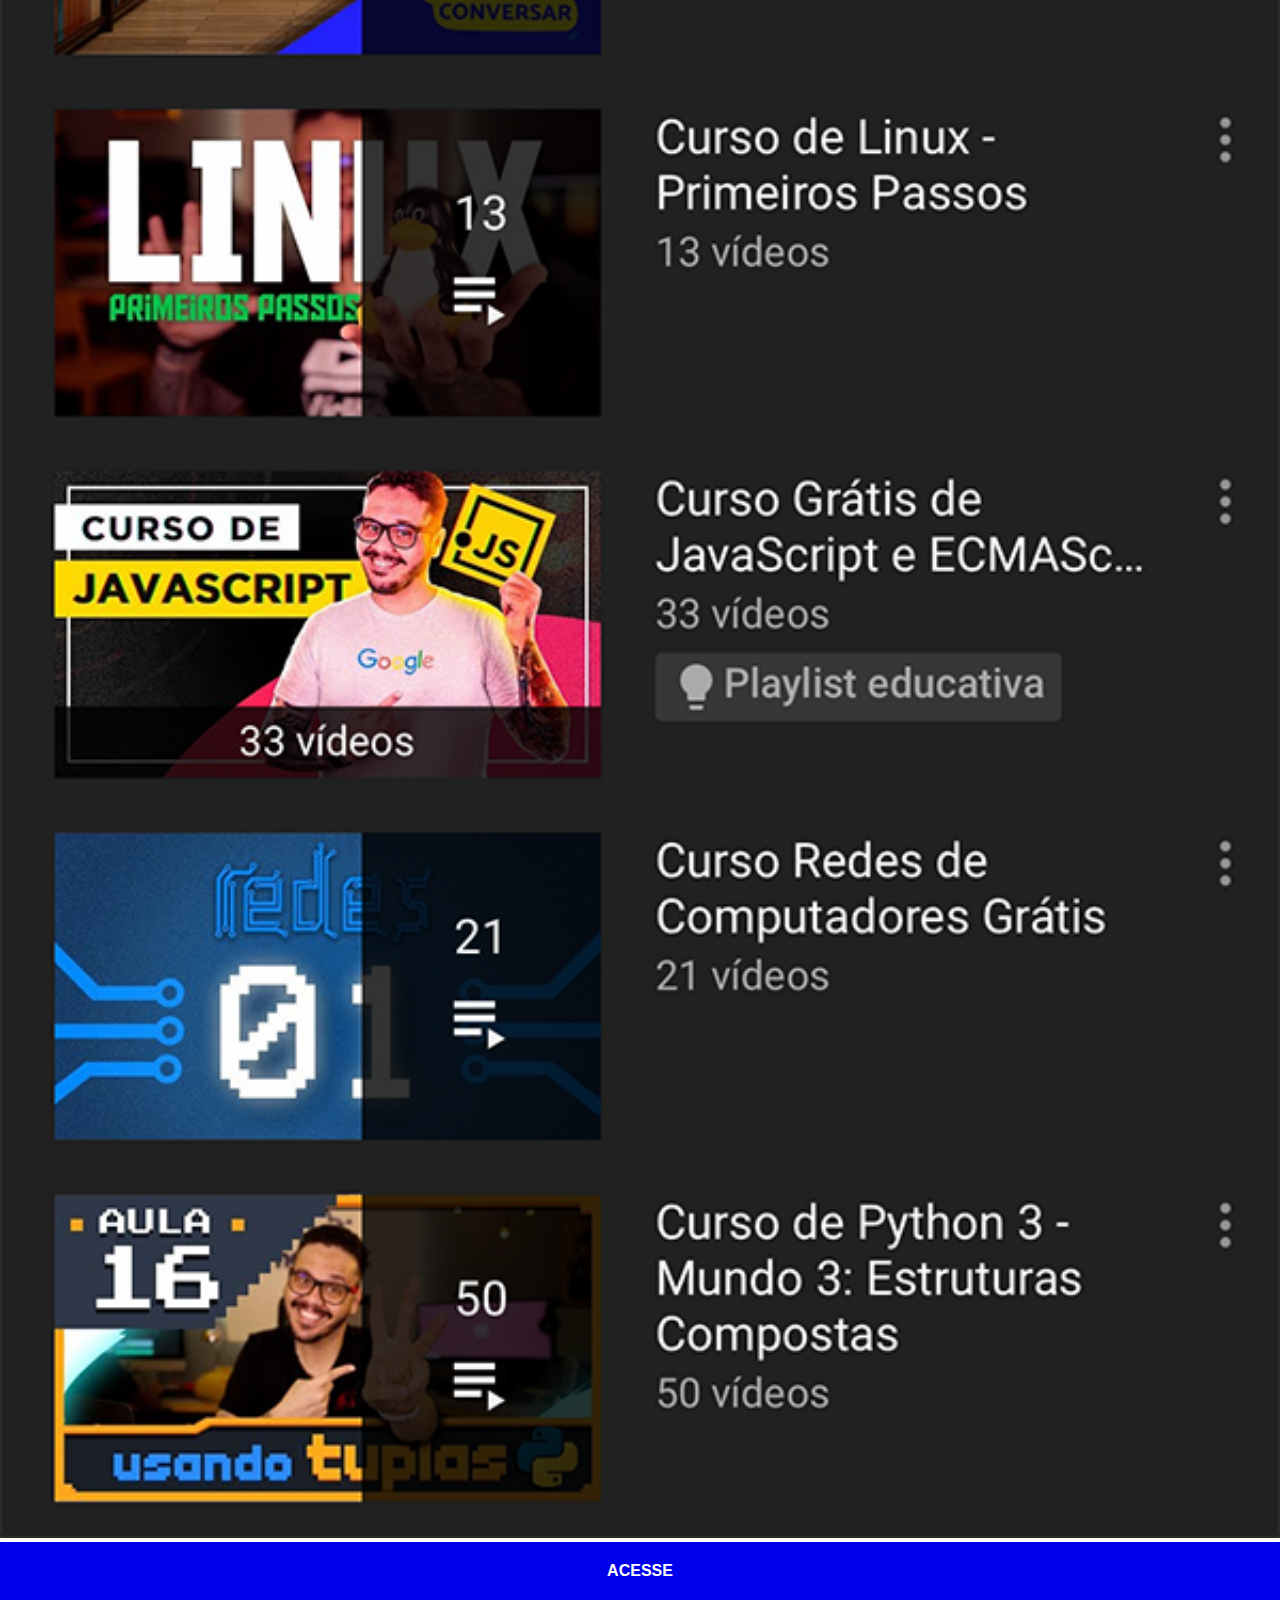
<file: youtube.html>
<!DOCTYPE html>
<html lang="pt-br">
<head>
    <meta charset="UTF-8">
    <meta name="viewport" content="width=device-width, initial-scale=1.0">
    <title>YouTube</title>
    <link rel="stylesheet" href="estilos/social.css"> 
</head>
<body>
    <img src="imagens/tela-youtube.png" alt="YouTube">
    <a href="https://www.youtube.com/c/CursoemV%C3%ADdeo" target="_blank">ACESSE</a>
</body>
</html>
</file>
<file: estilos/style.css>
@charset "UTF-8";

* {
    margin: 0px;
    padding: 0px;
    font-family: Arial, Helvetica, sans-serif;
}

body {
    background: url('../imagens/fundo-madeira.jpg') no-repeat top center;
    background-size: cover;
}

html, body {
    height: 100vh;
    width: 100vw;
    background-color: black;
    background-attachment: fixed;
}

main {
    position: relative;
    height: 100vh;
}

section#telefone {
    position: absolute;
    top: 50%;
    left: 50%;
    transform: translate(-50%, -50%);

    height: 627px;
    width: 311px;
   
    background: url('../imagens/frame-iphone.png') no-repeat;
}

iframe#tela {
    position: relative;
    top: 80px;
    left: 22px;
    width: 267px;
    height: 471px;
}

section#redes-sociais {
    text-align: right;
}

section#redes-sociais img {
    width: 50px;
    margin: 10px;
    border-radius: 50%;
    box-shadow: 2px 2px 2px rgba(0, 0, 0, 0.400);
}

section#redes-sociais img:hover {
    border: 2px solid rgba(255, 255, 255, 0.349);
    transform: translate(-3px, -3px);
    box-shadow: 5px 5px 10px rgba(0, 0, 0, 0.400);
    transition: transform 0.3s, border 0.1s;
}
</file>
<file: estilos/social.css>
@charset "UTF-8";

* {
    margin: 0px;
    padding: 0px;
    font-family: Arial, Helvetica, sans-serif;
}

img {
    width: 100vw;
}

::-webkit-scrollbar{
    width: 0px;
    height: 0px;
}

a {
    display: block;
    background-color: rgb(0, 0, 235);
    color: white;
    padding: 20px;
    text-align: center;
    font-weight: bolder;
    text-decoration: none;
}

a:hover {
    background-color: rgb(40, 40, 255);
}
</file>
